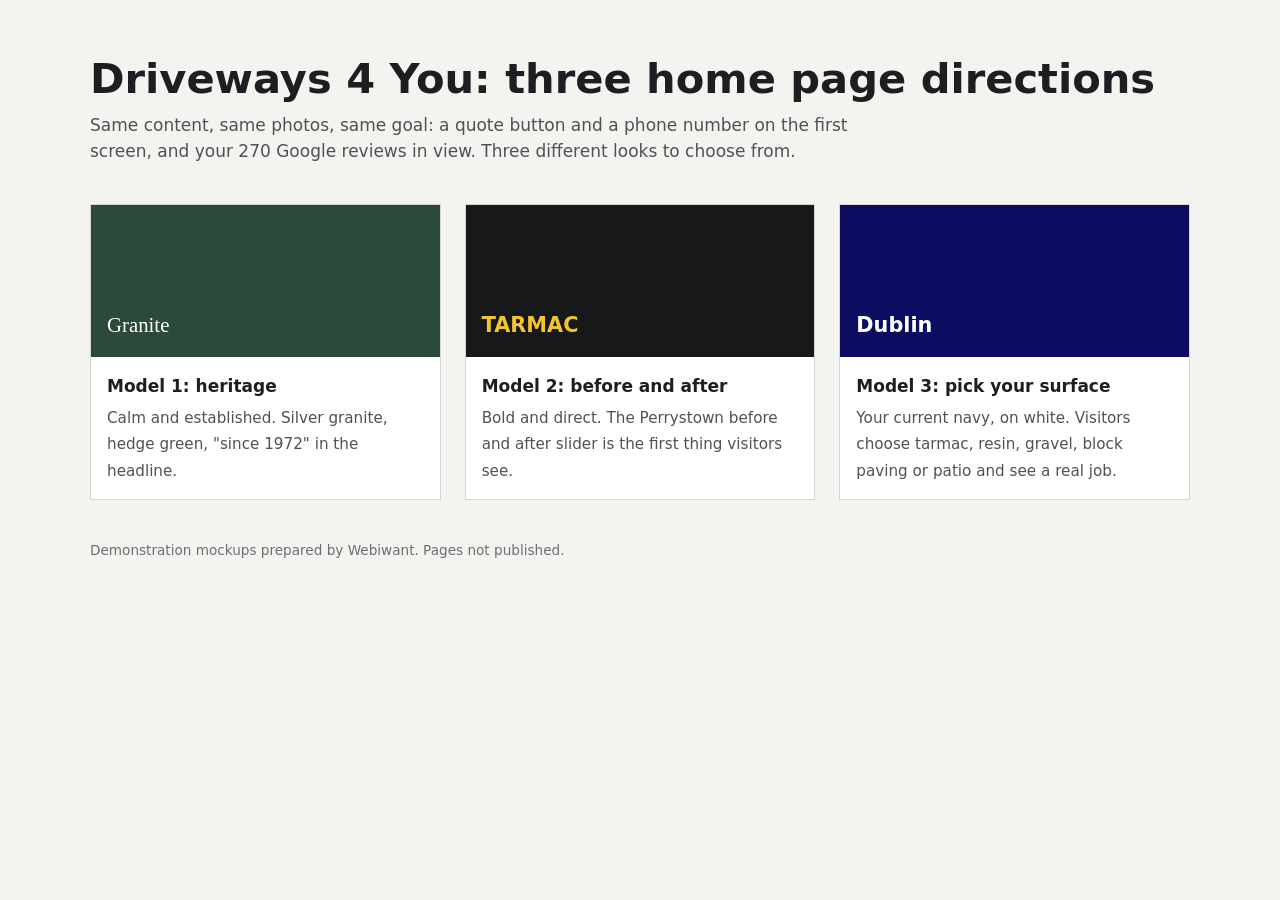
<file: home-page-d925b19eefa49cad/index.html>
<!doctype html>
<html lang="en-IE">
<head>
<meta charset="utf-8">
<meta name="viewport" content="width=device-width, initial-scale=1">
<meta name="robots" content="noindex, nofollow">
<title>Driveways 4 You: three home page directions</title>
<style>
  body { margin: 0; font: 17px/1.55 system-ui, sans-serif; background: #f3f3f0; color: #1c1e21; }
  main { max-width: 1100px; margin: 0 auto; padding: 56px 20px 80px; }
  h1 { font-size: clamp(1.8rem, 4vw, 2.6rem); line-height: 1.1; margin: 0 0 10px; }
  p { margin: 0; }
  .intro { max-width: 46em; color: #4d5257; margin-bottom: 40px; }
  .grid { display: grid; grid-template-columns: repeat(auto-fit, minmax(280px, 1fr)); gap: 24px; }
  a.card { display: block; background: #fff; color: inherit; text-decoration: none; border: 1px solid #d5d6d1; }
  a.card:hover, a.card:focus-visible { border-color: #1c1e21; outline: none; }
  .swatch { height: 120px; display: flex; align-items: flex-end; padding: 16px; font-weight: 700; font-size: 1.3rem; }
  .s1 { background: #2c4a3a; color: #fff; font-family: Georgia, serif; font-weight: 400; }
  .s2 { background: #17181a; color: #f4c430; text-transform: uppercase; }
  .s3 { background: #0c0d61; color: #fff; }
  .card div + div { padding: 16px; }
  .card strong { display: block; margin-bottom: 4px; }
  .card span { color: #4d5257; font-size: 0.95rem; }
  footer { margin-top: 40px; color: #6a6f73; font-size: 0.85rem; }
</style>
</head>
<body>
<main>
  <h1>Driveways 4 You: three home page directions</h1>
  <p class="intro">Same content, same photos, same goal: a quote button and a phone number on the first screen, and your 270 Google reviews in view. Three different looks to choose from.</p>
  <div class="grid">
    <a class="card" href="modele-1-granite/index.html">
      <div class="swatch s1">Granite</div>
      <div><strong>Model 1: heritage</strong><span>Calm and established. Silver granite, hedge green, "since 1972" in the headline.</span></div>
    </a>
    <a class="card" href="modele-2-tarmac/index.html">
      <div class="swatch s2">Tarmac</div>
      <div><strong>Model 2: before and after</strong><span>Bold and direct. The Perrystown before and after slider is the first thing visitors see.</span></div>
    </a>
    <a class="card" href="modele-3-dublin/index.html">
      <div class="swatch s3">Dublin</div>
      <div><strong>Model 3: pick your surface</strong><span>Your current navy, on white. Visitors choose tarmac, resin, gravel, block paving or patio and see a real job.</span></div>
    </a>
  </div>
  <footer>Demonstration mockups prepared by Webiwant. Pages not published.</footer>
</main>
</body>
</html>
</file>
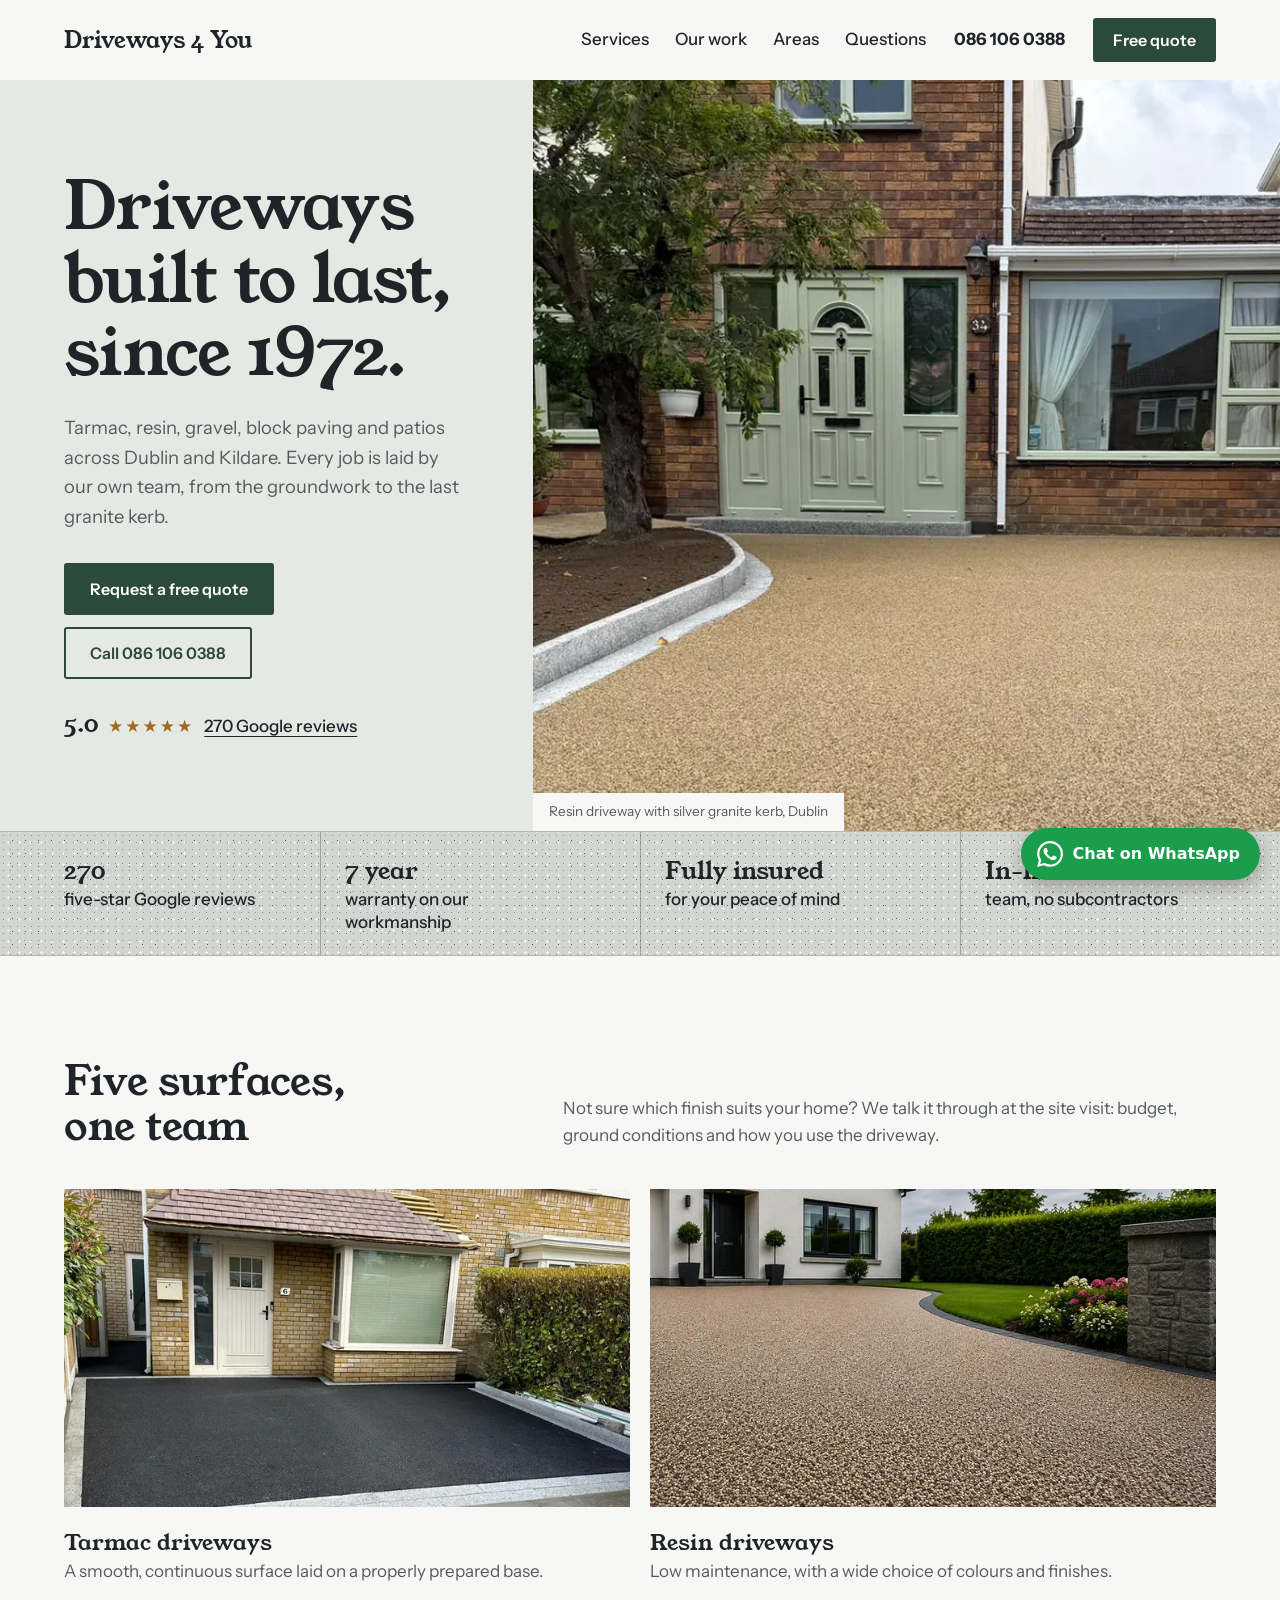
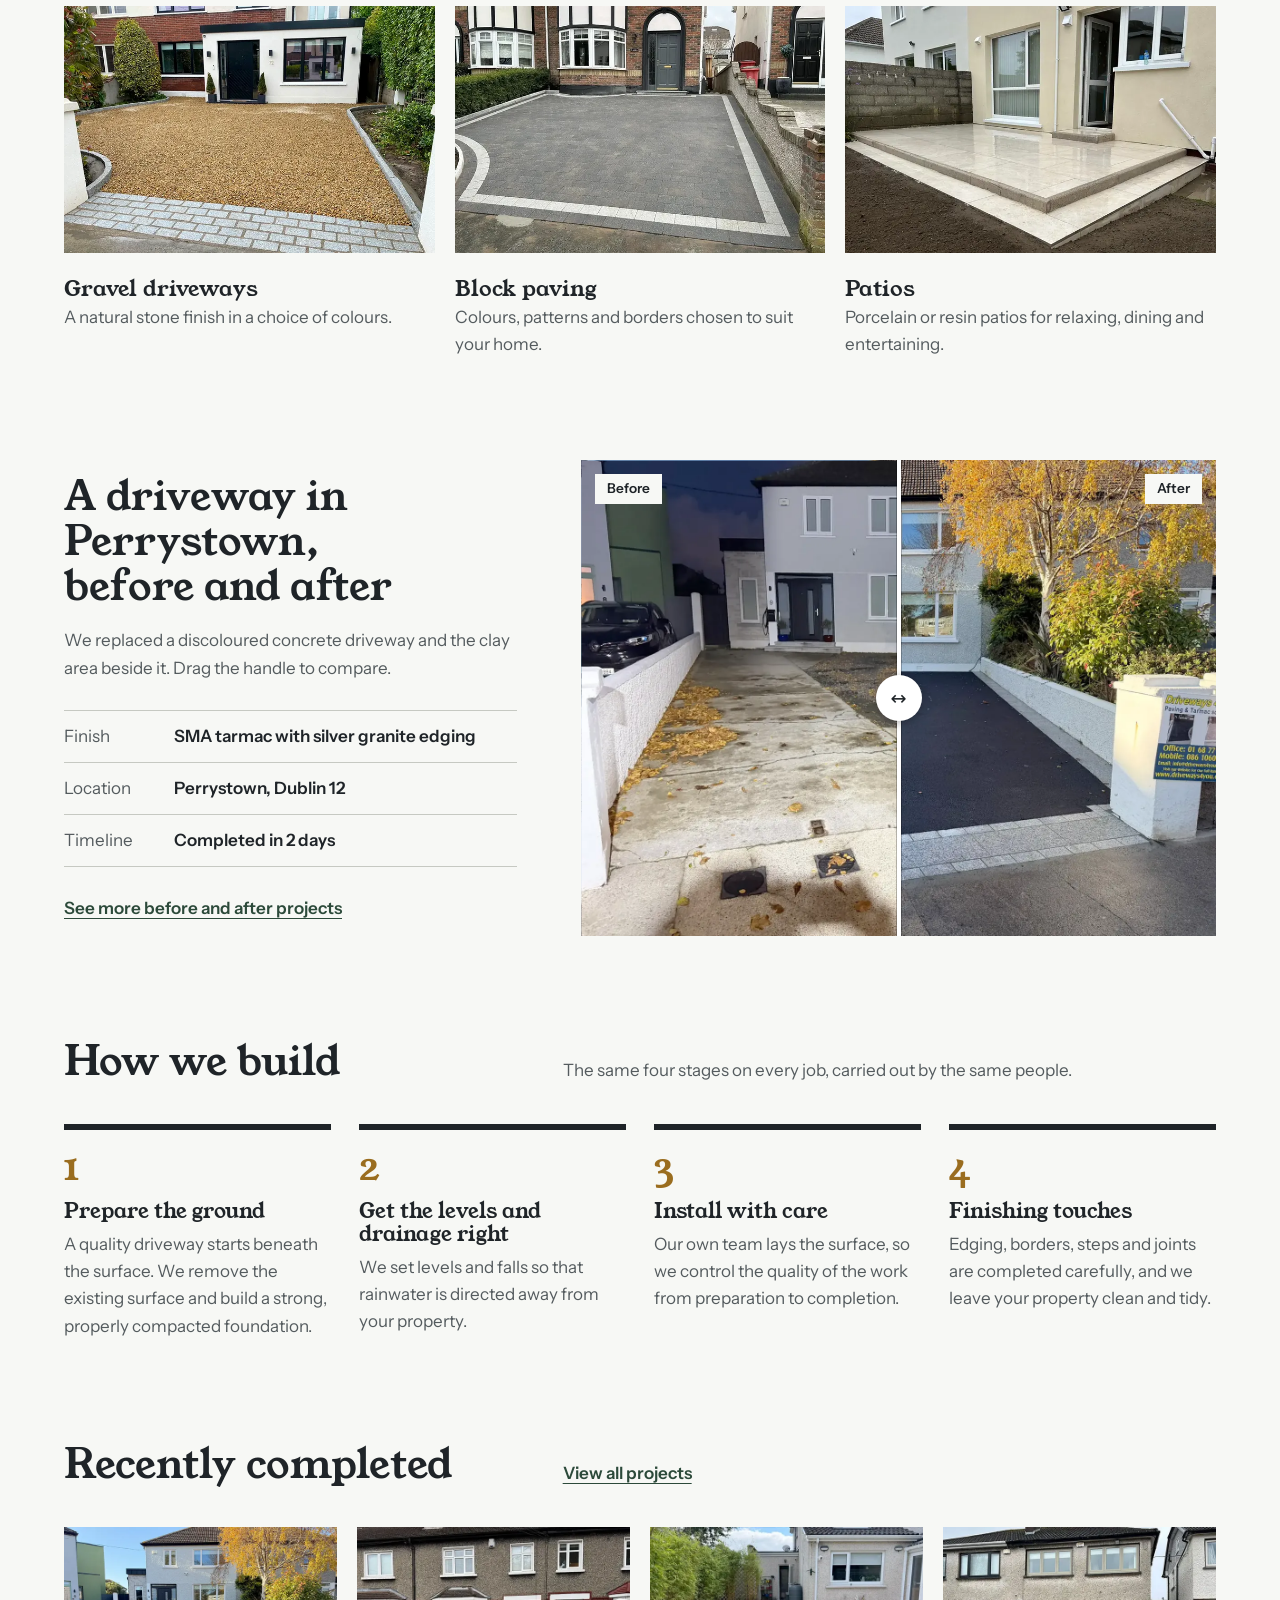
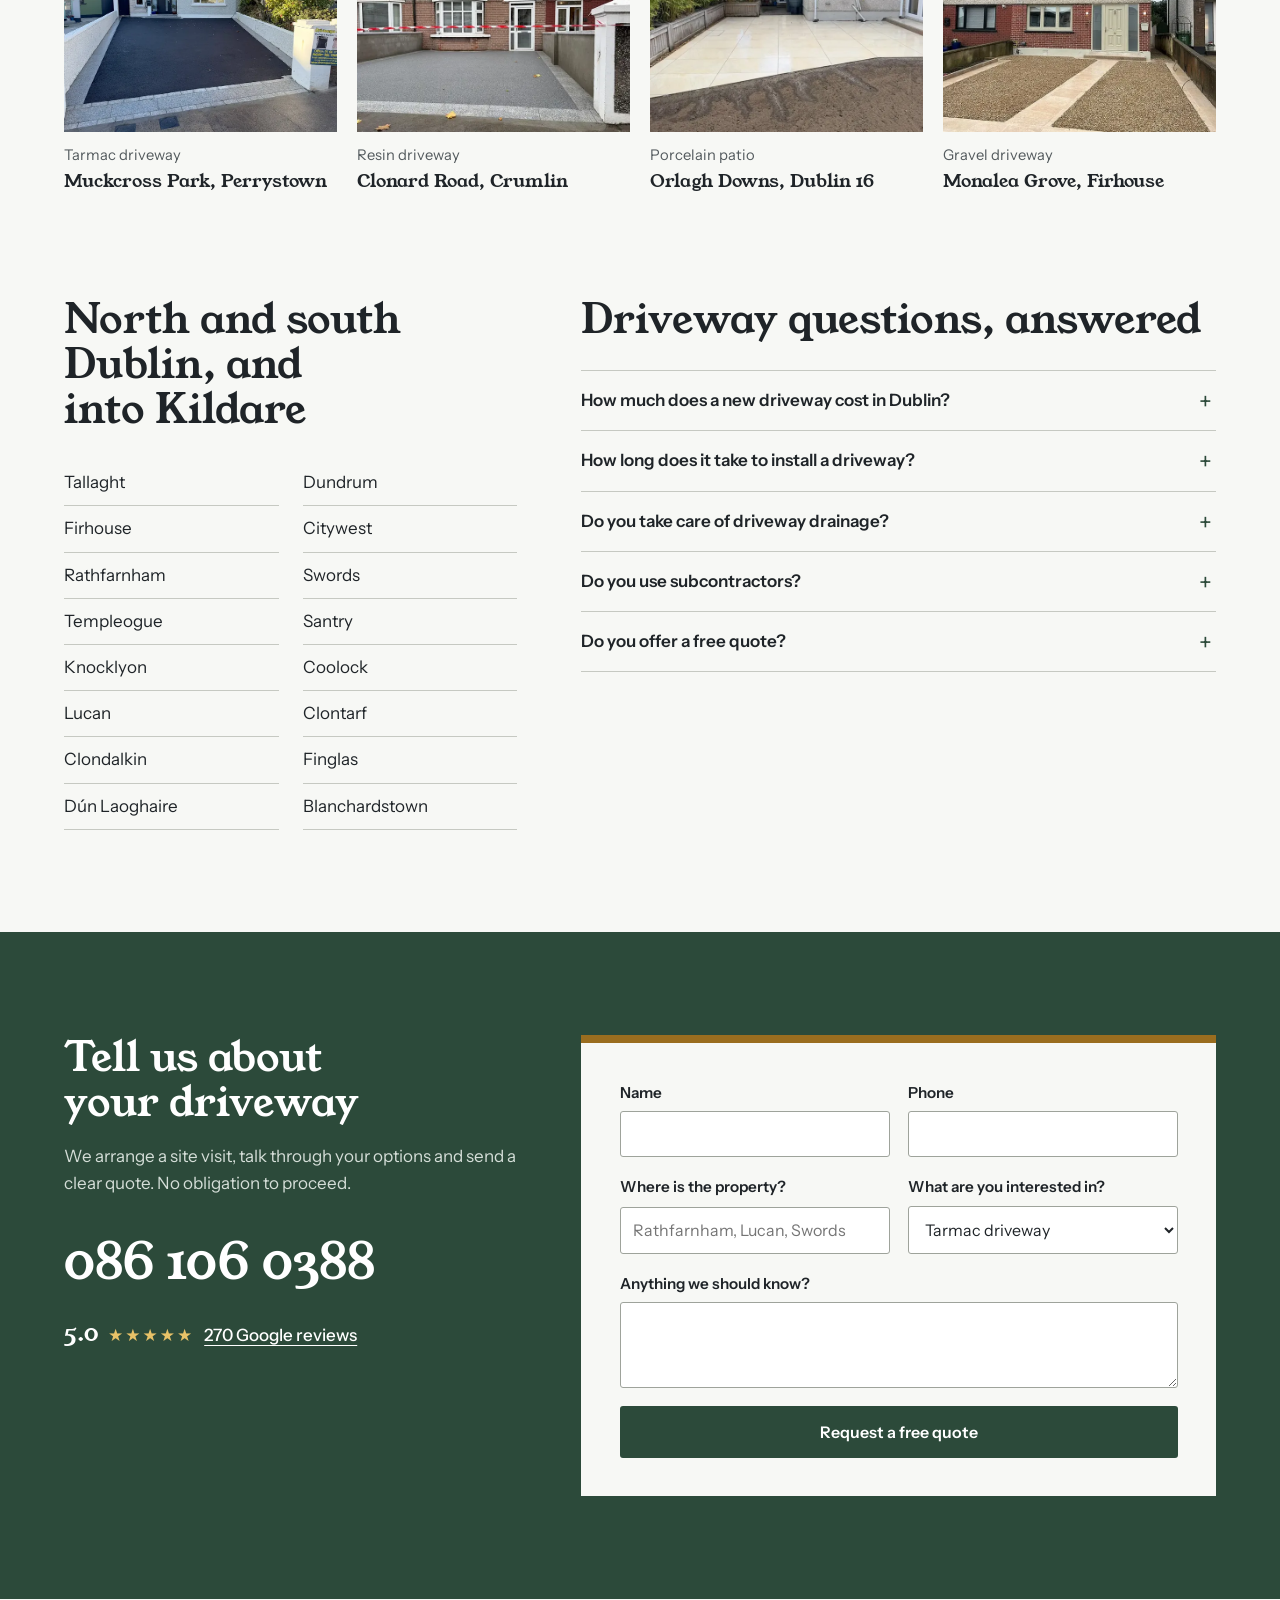
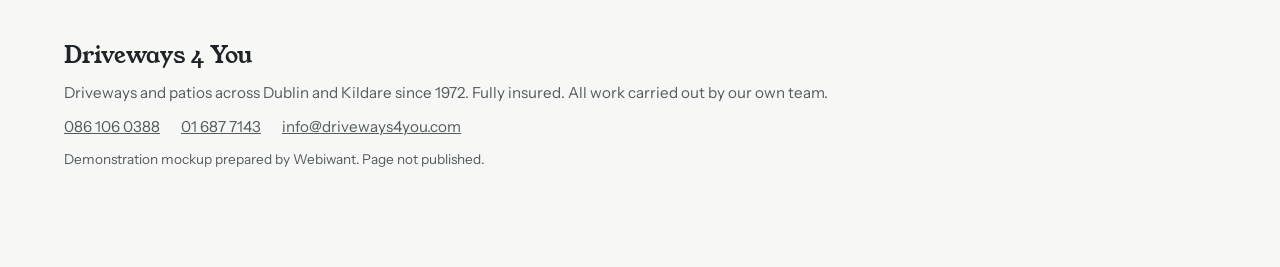
<file: home-page-d925b19eefa49cad/modele-1-granite/index.html>
<!doctype html>
<html lang="en-IE">
<head>
<meta charset="utf-8">
<meta name="viewport" content="width=device-width, initial-scale=1">
<meta name="robots" content="noindex, nofollow">
<title>Driveways Dublin | Tarmac, Resin and Patios | Driveways 4 You</title>
<meta name="description" content="Driveways 4 You installs tarmac, resin, gravel and block paving driveways and patios across Dublin. Call 086 106 0388 for a free quote.">
<link rel="stylesheet" href="fonts.css?v=3">
<link rel="stylesheet" href="style.css?v=3">
<script type="application/ld+json">
{"@context":"https://schema.org","@type":"HomeAndConstructionBusiness","name":"Driveways 4 You","url":"https://driveways4you.com/","telephone":"+353861060388","email":"info@driveways4you.com","foundingDate":"1972","areaServed":[{"@type":"City","name":"Dublin"},{"@type":"AdministrativeArea","name":"Kildare"}],"aggregateRating":{"@type":"AggregateRating","ratingValue":5.0,"reviewCount":270},"sameAs":["https://g.page/r/CZlKfA_YIDIHEAE"]}
</script>
</head>
<body>
<header class="top">
  <a class="brand" href="#" aria-label="Driveways 4 You, home">Driveways 4&nbsp;You</a>
  <nav aria-label="Main navigation">
    <a href="#services">Services</a>
    <a href="#work">Our work</a>
    <a href="#areas">Areas</a>
    <a href="#faq">Questions</a>
  </nav>
  <a class="top-phone" href="tel:+353861060388">086 106 0388</a>
  <a class="btn btn-main top-cta" href="#quote">Free quote</a>
</header>

<main>
<section class="hero">
  <div class="hero-text">
    <h1>Driveways built to last, since 1972.</h1>
    <p class="lead">Tarmac, resin, gravel, block paving and patios across Dublin and Kildare. Every job is laid by our own team, from the groundwork to the last granite kerb.</p>
    <div class="hero-cta">
      <a class="btn btn-main" href="#quote">Request a free quote</a>
      <a class="btn btn-line" href="tel:+353861060388">Call 086 106 0388</a>
    </div>
    <a class="rating" href="https://g.page/r/CZlKfA_YIDIHEAE" target="_blank" rel="noopener"><strong>5.0</strong><span class="stars" aria-hidden="true">★★★★★</span><span>270 Google reviews</span></a>
  </div>
  <figure class="hero-photo">
    <img src="img/resin-driveway-granite-kerb-dublin-700.webp" srcset="img/resin-driveway-granite-kerb-dublin-700.webp 700w, img/resin-driveway-granite-kerb-dublin-1400.webp 1200w" sizes="(min-width: 900px) 58vw, 100vw" width="1200" height="798" alt="Resin driveway with a curved silver granite kerb in front of a Dublin home" fetchpriority="high">
    <figcaption>Resin driveway with silver granite kerb, Dublin</figcaption>
  </figure>
</section>

<ul class="kerb">
  <li><strong>270</strong> five-star Google reviews</li>
  <li><strong>7 year</strong> warranty on our workmanship</li>
  <li><strong>Fully insured</strong> for your peace of mind</li>
  <li><strong>In-house</strong> team, no subcontractors</li>
</ul>

<section class="block" id="services">
  <div class="block-head">
    <h2>Five surfaces, one team</h2>
    <p>Not sure which finish suits your home? We talk it through at the site visit: budget, ground conditions and how you use the driveway.</p>
  </div>
  <div class="svc-grid">
      <a class="svc" href="https://driveways4you.com/services/tarmac-contractors-dublin"><img src="img/tarmac-driveway-brick-porch-dublin-700.webp" srcset="img/tarmac-driveway-brick-porch-dublin-700.webp 700w, img/tarmac-driveway-brick-porch-dublin-1400.webp 1200w" sizes="(min-width: 900px) 33vw, 100vw" width="1200" height="800" alt="New tarmac driveway with granite edging in front of a brick porch" loading="lazy"><span class="svc-text"><strong>Tarmac driveways</strong><span>A smooth, continuous surface laid on a properly prepared base.</span></span></a>
      <a class="svc" href="https://driveways4you.com/services/resin-driveways-dublin"><img src="img/resin-driveway-curved-lawn-dublin-700.webp" srcset="img/resin-driveway-curved-lawn-dublin-700.webp 700w, img/resin-driveway-curved-lawn-dublin-1400.webp 1183w" sizes="(min-width: 900px) 33vw, 100vw" width="1183" height="887" alt="Resin driveway curving past a lawn towards a white house" loading="lazy"><span class="svc-text"><strong>Resin driveways</strong><span>Low maintenance, with a wide choice of colours and finishes.</span></span></a>
      <a class="svc" href="https://driveways4you.com/services/gravel-driveways"><img src="img/gravel-driveway-granite-sett-apron-dublin-700.webp" srcset="img/gravel-driveway-granite-sett-apron-dublin-700.webp 700w, img/gravel-driveway-granite-sett-apron-dublin-1400.webp 1200w" sizes="(min-width: 900px) 33vw, 100vw" width="1200" height="800" alt="Golden gravel driveway with a granite sett apron" loading="lazy"><span class="svc-text"><strong>Gravel driveways</strong><span>A natural stone finish in a choice of colours.</span></span></a>
      <a class="svc" href="https://driveways4you.com/services/block-paving-dublin"><img src="img/block-paving-charcoal-silver-border-scholarstown-700.webp" srcset="img/block-paving-charcoal-silver-border-scholarstown-700.webp 700w, img/block-paving-charcoal-silver-border-scholarstown-1400.webp 1200w" sizes="(min-width: 900px) 33vw, 100vw" width="1200" height="800" alt="Charcoal block paving driveway with a silver granite border in Scholarstown" loading="lazy"><span class="svc-text"><strong>Block paving</strong><span>Colours, patterns and borders chosen to suit your home.</span></span></a>
      <a class="svc" href="https://driveways4you.com/services/patios-dublin"><img src="img/porcelain-patio-step-dublin-700.webp" srcset="img/porcelain-patio-step-dublin-700.webp 700w, img/porcelain-patio-step-dublin-1400.webp 1200w" sizes="(min-width: 900px) 33vw, 100vw" width="1200" height="800" alt="Cream porcelain patio with a wide step outside patio doors" loading="lazy"><span class="svc-text"><strong>Patios</strong><span>Porcelain or resin patios for relaxing, dining and entertaining.</span></span></a>
  </div>
</section>

<section class="block compare" id="work">
  <div class="compare-text">
    <h2>A driveway in Perrystown, before and after</h2>
    <p>We replaced a discoloured concrete driveway and the clay area beside it. Drag the handle to compare.</p>
    <dl class="facts">
      <div><dt>Finish</dt><dd>SMA tarmac with silver granite edging</dd></div>
      <div><dt>Location</dt><dd>Perrystown, Dublin 12</dd></div>
      <div><dt>Timeline</dt><dd>Completed in 2 days</dd></div>
    </dl>
    <a class="text-link" href="https://driveways4you.com/gallery/transformations">See more before and after projects</a>
  </div>
  <div class="compare-media">
    <div class="ba" style="--pos:50%">
      <img class="ba-after" src="img/tarmac-driveway-perrystown-after-700.webp" srcset="img/tarmac-driveway-perrystown-after-700.webp 700w, img/tarmac-driveway-perrystown-after-1400.webp 1400w" sizes="(min-width: 900px) 60vw, 100vw" width="1400" height="1050" alt="After: SMA tarmac driveway with silver granite edging at Muckcross Park, Perrystown" loading="lazy">
      <img class="ba-before" src="img/tarmac-driveway-perrystown-before-700.webp" srcset="img/tarmac-driveway-perrystown-before-700.webp 700w, img/tarmac-driveway-perrystown-before-1400.webp 1400w" sizes="(min-width: 900px) 60vw, 100vw" width="1400" height="1050" alt="Before: the original discoloured concrete driveway at Muckcross Park, Perrystown" loading="lazy">
      <span class="ba-tag ba-tag-b">Before</span><span class="ba-tag ba-tag-a">After</span>
      <span class="ba-handle" aria-hidden="true"></span>
      <input class="ba-range" type="range" min="0" max="100" value="50" aria-label="Drag to compare the driveway before and after">
    </div>
  </div>
</section>

<section class="block">
  <div class="block-head">
    <h2>How we build</h2>
    <p>The same four stages on every job, carried out by the same people.</p>
  </div>
  <ol class="steps">
      <li><h3>Prepare the ground</h3><p>A quality driveway starts beneath the surface. We remove the existing surface and build a strong, properly compacted foundation.</p></li>
      <li><h3>Get the levels and drainage right</h3><p>We set levels and falls so that rainwater is directed away from your property.</p></li>
      <li><h3>Install with care</h3><p>Our own team lays the surface, so we control the quality of the work from preparation to completion.</p></li>
      <li><h3>Finishing touches</h3><p>Edging, borders, steps and joints are completed carefully, and we leave your property clean and tidy.</p></li>
  </ol>
</section>

<section class="block">
  <div class="block-head">
    <h2>Recently completed</h2>
    <p><a class="text-link" href="https://driveways4you.com/our-work/tarmac-driveway-projects">View all projects</a></p>
  </div>
  <div class="proj-grid">
      <a class="proj" href="https://driveways4you.com/tarmac-driveway-installation-muckcross-park-perrystown-dublin-12"><img src="img/tarmac-driveway-perrystown-after-700.webp" srcset="img/tarmac-driveway-perrystown-after-700.webp 700w, img/tarmac-driveway-perrystown-after-1400.webp 1400w" sizes="(min-width: 900px) 25vw, 50vw" width="1400" height="1050" alt="Completed SMA tarmac driveway with silver granite edging at Muckcross Park" loading="lazy"><span class="proj-kind">Tarmac driveway</span><strong>Muckcross Park, Perrystown</strong></a>
      <a class="proj" href="https://driveways4you.com/resin-driveway-installation-clonard-road-crumlin"><img src="img/resin-driveway-clonard-road-crumlin-700.webp" srcset="img/resin-driveway-clonard-road-crumlin-700.webp 700w, img/resin-driveway-clonard-road-crumlin-1400.webp 800w" sizes="(min-width: 900px) 25vw, 50vw" width="800" height="533" alt="Grey resin driveway with silver granite borders on Clonard Road" loading="lazy"><span class="proj-kind">Resin driveway</span><strong>Clonard Road, Crumlin</strong></a>
      <a class="proj" href="https://driveways4you.com/porcelain-patio-installation-orlagh-downs-dublin-16"><img src="img/porcelain-patio-orlagh-downs-dublin-16-700.webp" srcset="img/porcelain-patio-orlagh-downs-dublin-16-700.webp 700w, img/porcelain-patio-orlagh-downs-dublin-16-1400.webp 800w" sizes="(min-width: 900px) 25vw, 50vw" width="800" height="533" alt="Porcelain patio beside a bamboo hedge at Orlagh Downs" loading="lazy"><span class="proj-kind">Porcelain patio</span><strong>Orlagh Downs, Dublin 16</strong></a>
      <a class="proj" href="https://driveways4you.com/gravel-driveway-installation-monalea-grove-firhouse-dublin"><img src="img/gravel-driveway-stone-path-firhouse-700.webp" srcset="img/gravel-driveway-stone-path-firhouse-700.webp 700w, img/gravel-driveway-stone-path-firhouse-1400.webp 800w" sizes="(min-width: 900px) 25vw, 50vw" width="800" height="533" alt="Gravel driveway with natural stone paths at Monalea Grove" loading="lazy"><span class="proj-kind">Gravel driveway</span><strong>Monalea Grove, Firhouse</strong></a>
  </div>
</section>

<section class="block split" id="areas">
  <div>
    <h2>North and south Dublin, and into Kildare</h2>
    <ul class="areas">
      <li>Tallaght</li>
      <li>Firhouse</li>
      <li>Rathfarnham</li>
      <li>Templeogue</li>
      <li>Knocklyon</li>
      <li>Lucan</li>
      <li>Clondalkin</li>
      <li>Dún Laoghaire</li>
      <li>Dundrum</li>
      <li>Citywest</li>
      <li>Swords</li>
      <li>Santry</li>
      <li>Coolock</li>
      <li>Clontarf</li>
      <li>Finglas</li>
      <li>Blanchardstown</li>
    </ul>
  </div>
  <div id="faq">
    <h2>Driveway questions, answered</h2>
    <div class="faq">
      <details><summary>How much does a new driveway cost in Dublin?</summary><p>The price depends on the size of the driveway, your chosen finish and what needs to be done underneath it. Excavation, drainage, access and extras such as granite edging or steps can all affect the quote. We give you a price for your property after a site visit.</p></details>
      <details><summary>How long does it take to install a driveway?</summary><p>Several of the installations in our Transformations gallery were completed in two days. Your schedule depends on the size of the job, the surface you choose and the preparation needed.</p></details>
      <details><summary>Do you take care of driveway drainage?</summary><p>Yes. We look at where rainwater currently collects or flows, then plan the levels and falls for the new surface. Let us know if you already get puddles or water running towards your house.</p></details>
      <details><summary>Do you use subcontractors?</summary><p>No. Our own team carries out the work, from removing the old surface and preparing the base to laying the new driveway and completing the finishing details.</p></details>
      <details><summary>Do you offer a free quote?</summary><p>Yes. Tell us where you are based and what you have in mind. We arrange a site visit, talk through your options and give you a free quote with no obligation to proceed.</p></details>
    </div>
  </div>
</section>

<section class="quote" id="quote">
  <div class="quote-text">
    <h2>Tell us about your driveway</h2>
    <p>We arrange a site visit, talk through your options and send a clear quote. No obligation to proceed.</p>
    <a class="big-phone" href="tel:+353861060388">086 106 0388</a>
    <a class="rating" href="https://g.page/r/CZlKfA_YIDIHEAE" target="_blank" rel="noopener"><strong>5.0</strong><span class="stars" aria-hidden="true">★★★★★</span><span>270 Google reviews</span></a>
  </div>
  <form class="quote-form" action="#" method="post">
      <label>Name<input type="text" name="name" autocomplete="name" required></label>
      <label>Phone<input type="tel" name="phone" autocomplete="tel" required></label>
      <label>Where is the property?<input type="text" name="location" placeholder="Rathfarnham, Lucan, Swords"></label>
      <label>What are you interested in?
        <select name="service">
          <option>Tarmac driveway</option><option>Resin driveway</option><option>Gravel driveway</option>
          <option>Block paving</option><option>Patio</option><option>Not sure yet</option>
        </select>
      </label>
      <label class="wide">Anything we should know?<textarea name="message" rows="3"></textarea></label>
      <button class="btn btn-main" type="submit">Request a free quote</button>
    </form>
</section>
</main>

<footer>
  <p class="brand">Driveways 4&nbsp;You</p>
  <p>Driveways and patios across Dublin and Kildare since 1972. Fully insured. All work carried out by our own team.</p>
  <p><a href="tel:+353861060388">086 106 0388</a> <a href="tel:016877143">01 687 7143</a> <a href="mailto:info@driveways4you.com">info@driveways4you.com</a></p>
  <p class="mock">Demonstration mockup prepared by Webiwant. Page not published.</p>
</footer>

<div class="sticky">
  <a href="tel:+353861060388">Call us</a>
  <a class="sticky-main" href="#quote">Free quote</a>
</div>
<a class="wa-float" href="https://wa.me/353861060388" target="_blank" rel="noopener" aria-label="Chat with Driveways 4 You on WhatsApp"><svg viewBox="0 0 24 24" width="26" height="26" aria-hidden="true"><path fill="currentColor" d="M17.472 14.382c-.297-.149-1.758-.867-2.03-.967-.273-.099-.471-.148-.67.15-.197.297-.767.966-.94 1.164-.173.199-.347.223-.644.075-.297-.15-1.255-.463-2.39-1.475-.883-.788-1.48-1.761-1.653-2.059-.173-.297-.018-.458.13-.606.134-.133.298-.347.446-.52.149-.174.198-.298.298-.497.099-.198.05-.371-.025-.52-.075-.149-.669-1.612-.916-2.207-.242-.579-.487-.5-.669-.51-.173-.008-.371-.01-.57-.01-.198 0-.52.074-.792.372-.272.297-1.04 1.016-1.04 2.479 0 1.462 1.065 2.875 1.213 3.074.149.198 2.096 3.2 5.077 4.487.709.306 1.262.489 1.694.625.712.227 1.36.195 1.871.118.571-.085 1.758-.719 2.006-1.413.248-.694.248-1.289.173-1.413-.074-.124-.272-.198-.57-.347m-5.421 7.403h-.004a9.87 9.87 0 01-5.031-1.378l-.361-.214-3.741.982.998-3.648-.235-.374a9.86 9.86 0 01-1.51-5.26c.001-5.45 4.436-9.884 9.888-9.884 2.64 0 5.122 1.03 6.988 2.898a9.825 9.825 0 012.893 6.994c-.003 5.45-4.437 9.884-9.885 9.884m8.413-18.297A11.815 11.815 0 0012.05 0C5.495 0 .16 5.335.157 11.892c0 2.096.547 4.142 1.588 5.945L.057 24l6.305-1.654a11.882 11.882 0 005.683 1.448h.005c6.554 0 11.89-5.335 11.893-11.893a11.821 11.821 0 00-3.48-8.413z"/></svg><span>Chat on WhatsApp</span></a>
<script>
document.querySelectorAll('.ba').forEach(function (ba) {
  ba.querySelector('.ba-range').addEventListener('input', function (e) {
    ba.style.setProperty('--pos', e.target.value + '%');
  });
});
var pick = document.querySelector('[data-picker]');
if (pick) {
  var shots = pick.querySelectorAll('.pick-shot'), notes = pick.querySelectorAll('.pick-note');
  pick.querySelectorAll('.pick-tab').forEach(function (tab, i, tabs) {
    tab.addEventListener('click', function () {
      tabs.forEach(function (t, j) {
        t.setAttribute('aria-selected', j === i);
        shots[j].hidden = j !== i;
        notes[j].hidden = j !== i;
      });
    });
  });
}
</script>
</body>
</html>
</file>
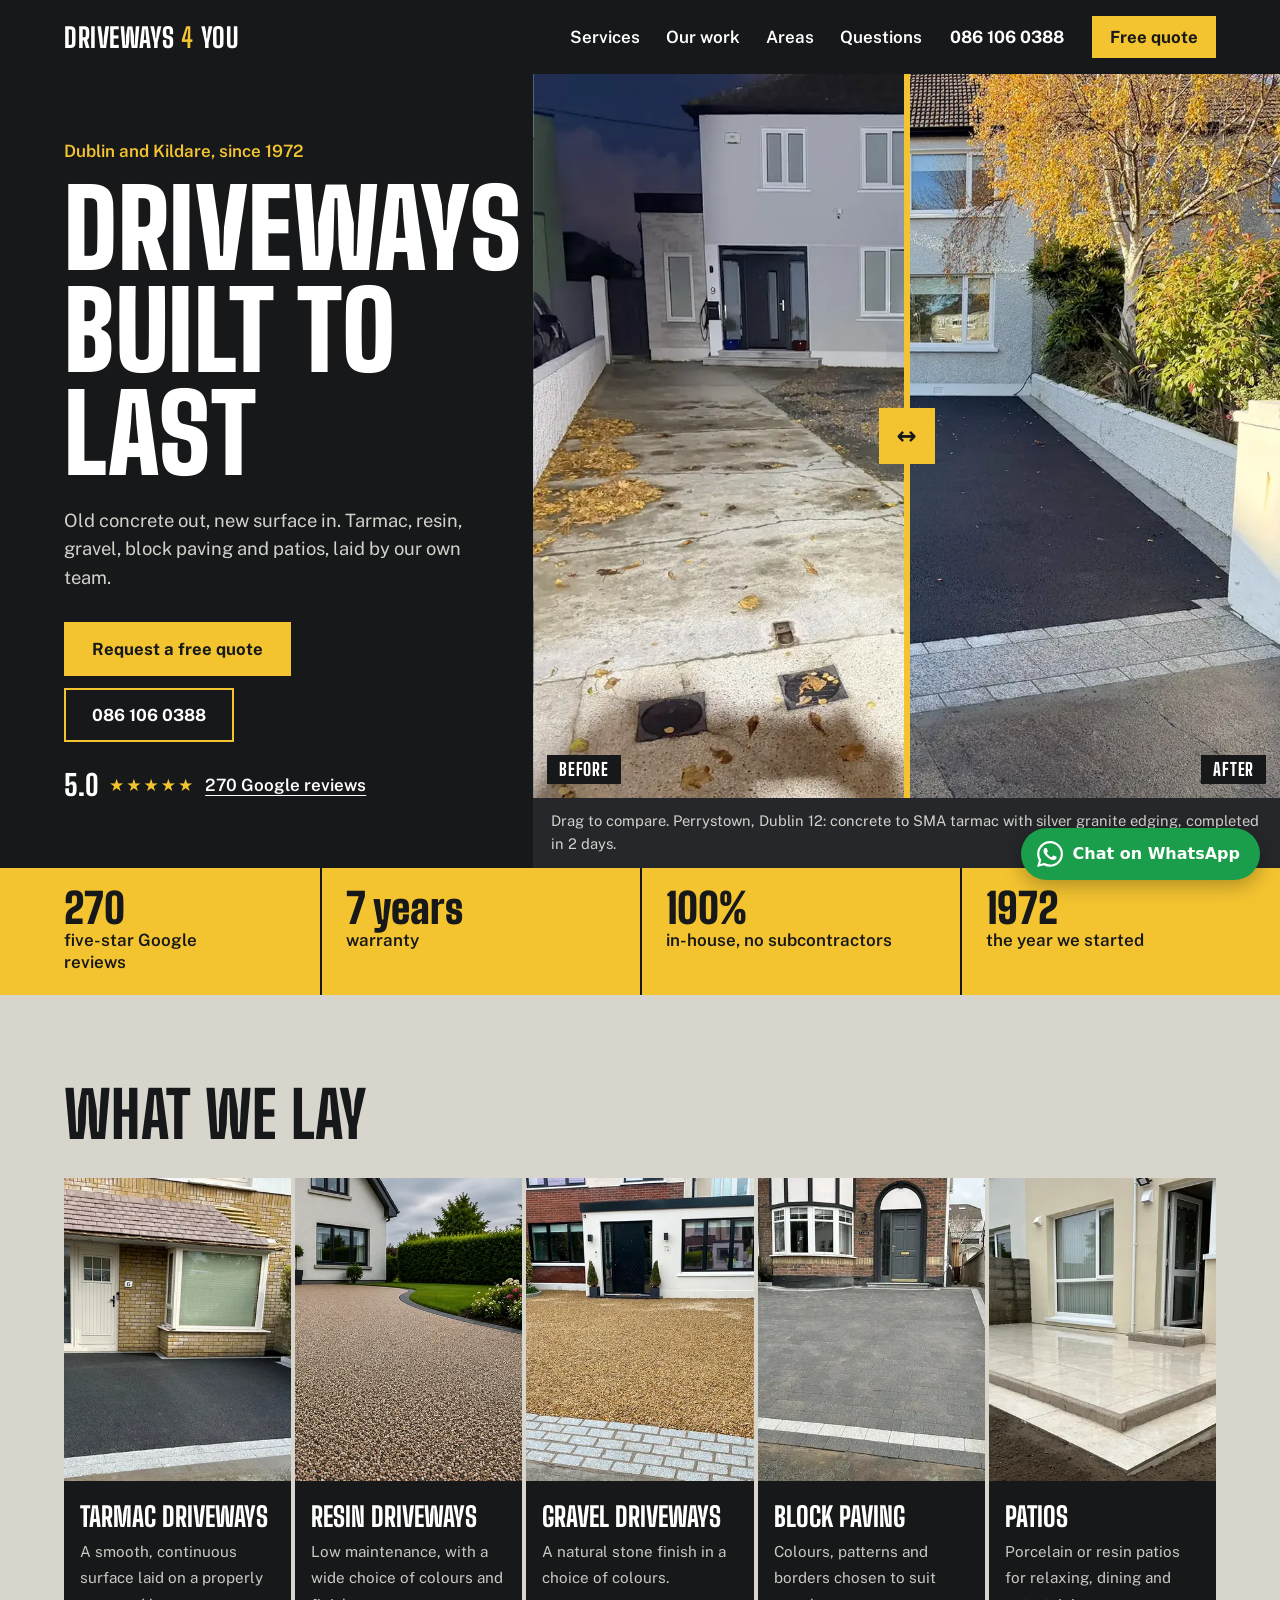
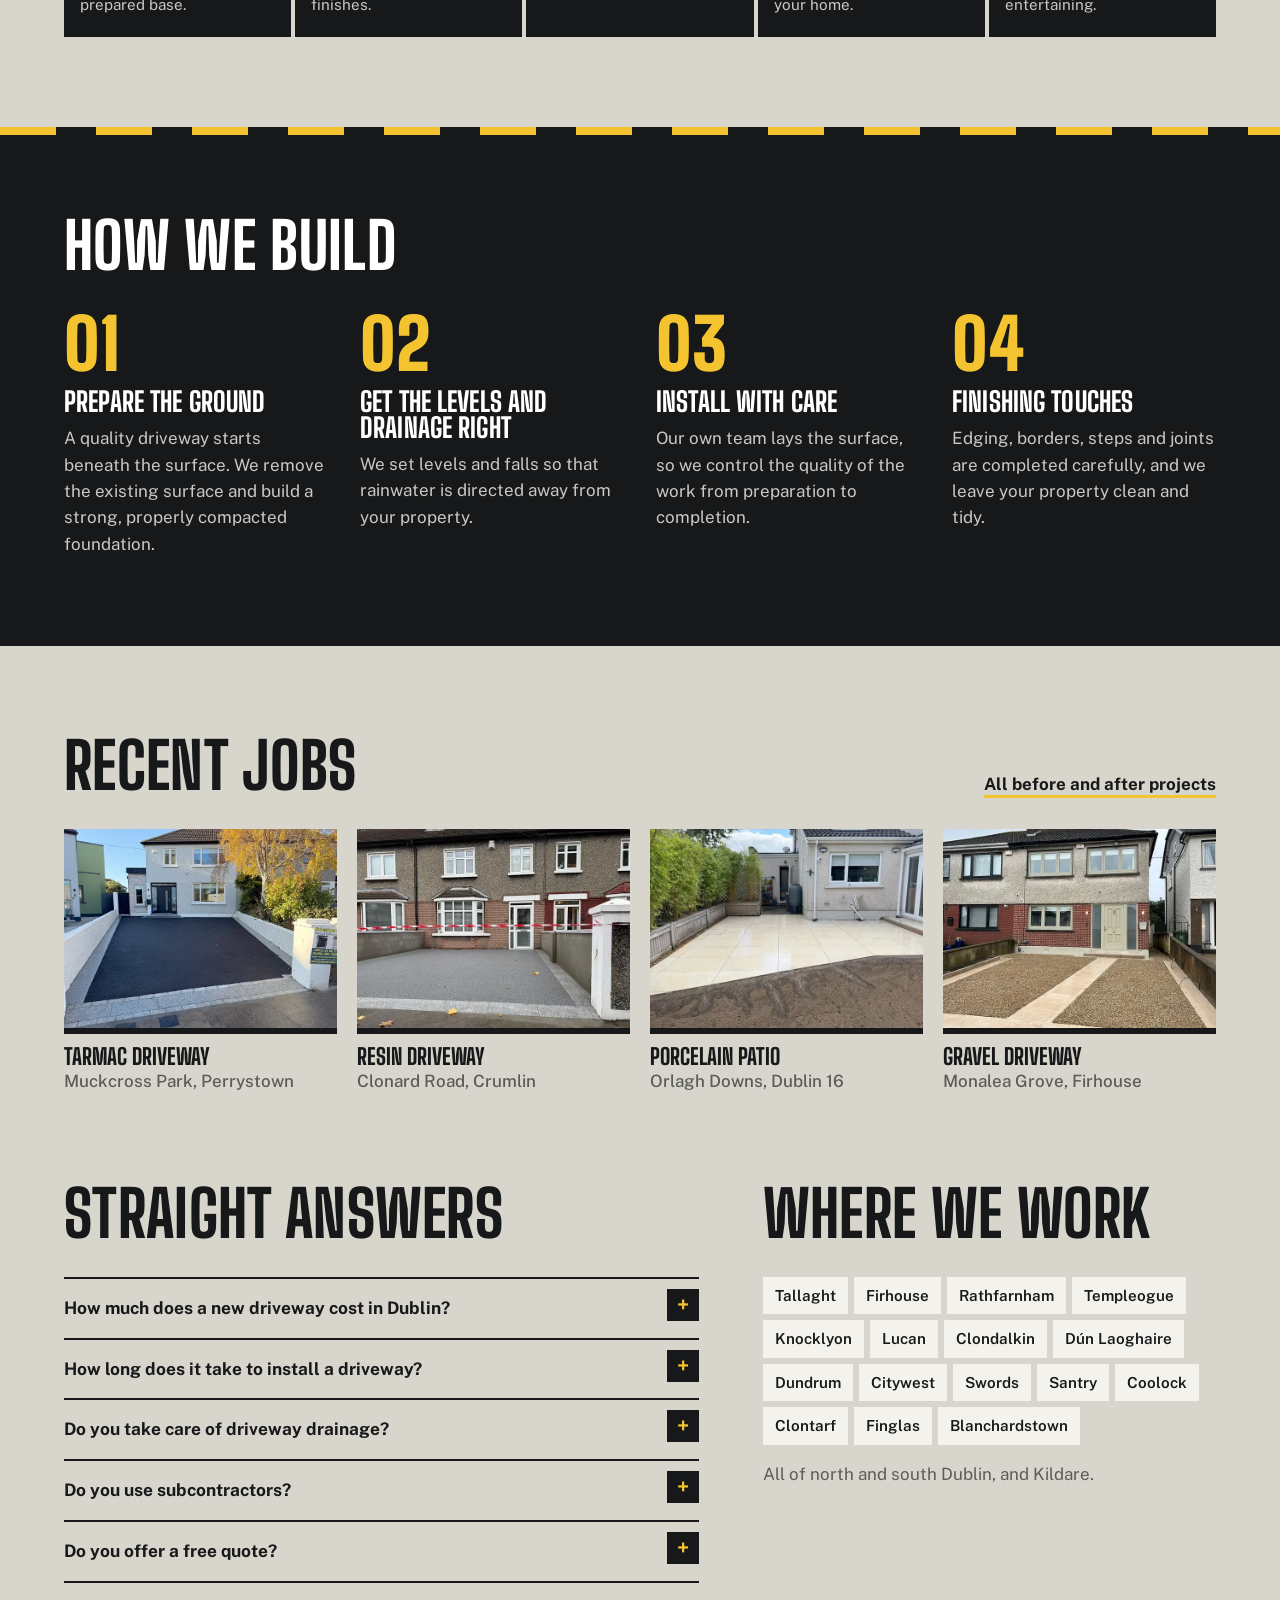
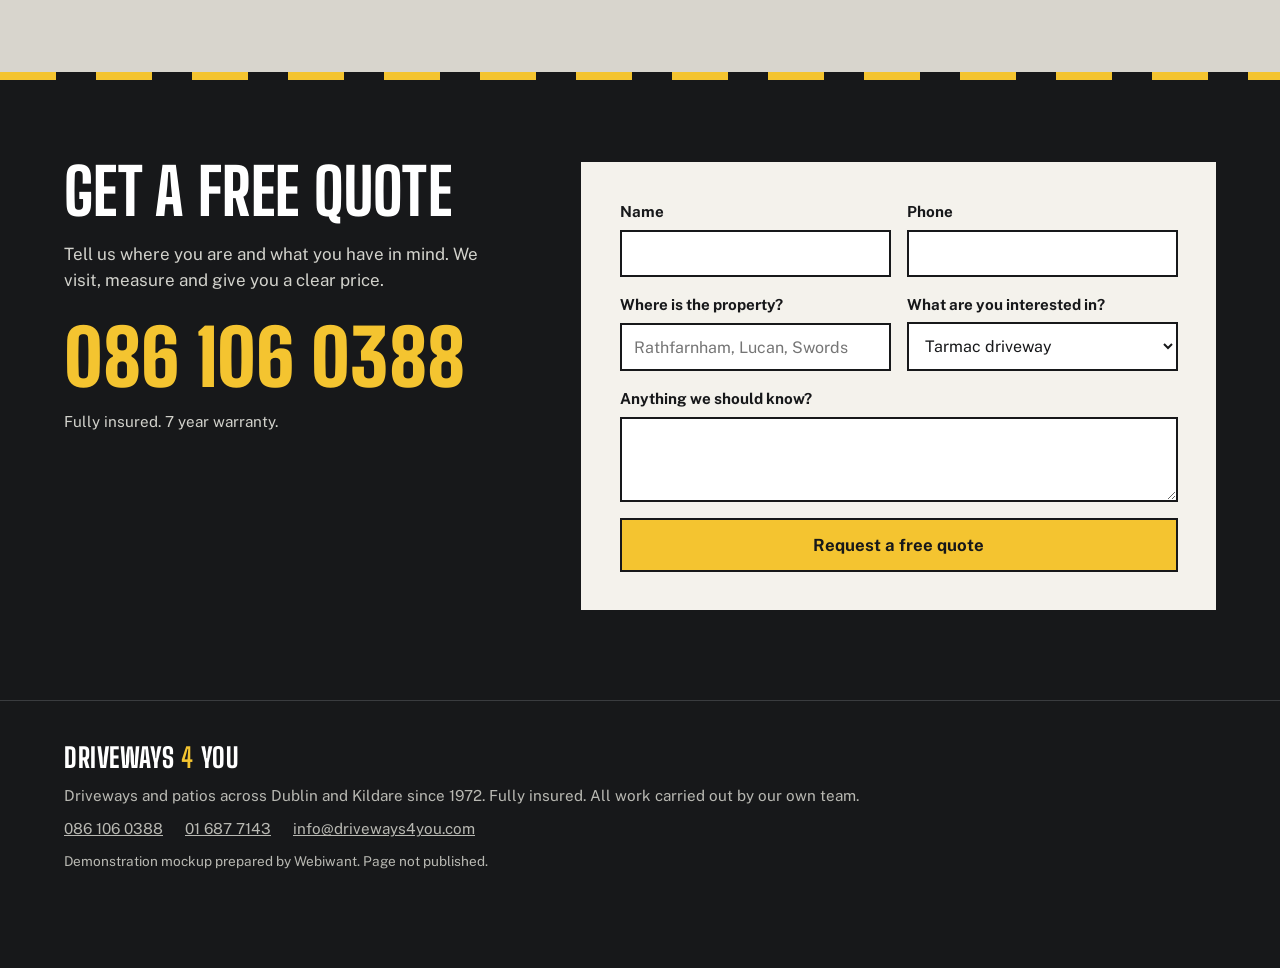
<file: home-page-d925b19eefa49cad/modele-2-tarmac/index.html>
<!doctype html>
<html lang="en-IE">
<head>
<meta charset="utf-8">
<meta name="viewport" content="width=device-width, initial-scale=1">
<meta name="robots" content="noindex, nofollow">
<title>Driveways Dublin | Tarmac, Resin and Patios | Driveways 4 You</title>
<meta name="description" content="Driveways 4 You installs tarmac, resin, gravel and block paving driveways and patios across Dublin. Call 086 106 0388 for a free quote.">
<link rel="stylesheet" href="fonts.css?v=3">
<link rel="stylesheet" href="style.css?v=3">
<script type="application/ld+json">
{"@context":"https://schema.org","@type":"HomeAndConstructionBusiness","name":"Driveways 4 You","url":"https://driveways4you.com/","telephone":"+353861060388","email":"info@driveways4you.com","foundingDate":"1972","areaServed":[{"@type":"City","name":"Dublin"},{"@type":"AdministrativeArea","name":"Kildare"}],"aggregateRating":{"@type":"AggregateRating","ratingValue":5.0,"reviewCount":270},"sameAs":["https://g.page/r/CZlKfA_YIDIHEAE"]}
</script>
</head>
<body>
<header class="top">
  <a class="brand" href="#" aria-label="Driveways 4 You, home">Driveways <b>4</b> You</a>
  <nav aria-label="Main navigation">
    <a href="#services">Services</a>
    <a href="#work">Our work</a>
    <a href="#areas">Areas</a>
    <a href="#faq">Questions</a>
  </nav>
  <a class="top-phone" href="tel:+353861060388">086 106 0388</a>
  <a class="btn btn-main top-cta" href="#quote">Free quote</a>
</header>

<main>
<section class="hero">
  <div class="hero-text">
    <p class="since">Dublin and Kildare, since 1972</p>
    <h1>Driveways built to last</h1>
    <p class="lead">Old concrete out, new surface in. Tarmac, resin, gravel, block paving and patios, laid by our own team.</p>
    <div class="hero-cta">
      <a class="btn btn-main" href="#quote">Request a free quote</a>
      <a class="btn btn-line" href="tel:+353861060388">086 106 0388</a>
    </div>
    <a class="rating" href="https://g.page/r/CZlKfA_YIDIHEAE" target="_blank" rel="noopener"><strong>5.0</strong><span class="stars" aria-hidden="true">★★★★★</span><span>270 Google reviews</span></a>
  </div>
  <div class="hero-media">
    <div class="ba" style="--pos:50%">
      <img class="ba-after" src="img/tarmac-driveway-perrystown-after-700.webp" srcset="img/tarmac-driveway-perrystown-after-700.webp 700w, img/tarmac-driveway-perrystown-after-1400.webp 1400w" sizes="(min-width: 900px) 60vw, 100vw" width="1400" height="1050" alt="After: SMA tarmac driveway with silver granite edging at Muckcross Park, Perrystown" loading="lazy">
      <img class="ba-before" src="img/tarmac-driveway-perrystown-before-700.webp" srcset="img/tarmac-driveway-perrystown-before-700.webp 700w, img/tarmac-driveway-perrystown-before-1400.webp 1400w" sizes="(min-width: 900px) 60vw, 100vw" width="1400" height="1050" alt="Before: the original discoloured concrete driveway at Muckcross Park, Perrystown" loading="lazy">
      <span class="ba-tag ba-tag-b">Before</span><span class="ba-tag ba-tag-a">After</span>
      <span class="ba-handle" aria-hidden="true"></span>
      <input class="ba-range" type="range" min="0" max="100" value="50" aria-label="Drag to compare the driveway before and after">
    </div>
    <p class="hero-caption">Drag to compare. Perrystown, Dublin 12: concrete to SMA tarmac with silver granite edging, completed in 2 days.</p>
  </div>
</section>

<ul class="proof">
  <li><strong>270</strong>five-star Google reviews</li>
  <li><strong>7 years</strong>warranty</li>
  <li><strong>100%</strong>in-house, no subcontractors</li>
  <li><strong>1972</strong>the year we started</li>
</ul>

<section class="block" id="services">
  <h2>What we lay</h2>
  <div class="svc-grid">
      <a class="svc" href="https://driveways4you.com/services/tarmac-contractors-dublin"><img src="img/tarmac-driveway-brick-porch-dublin-700.webp" srcset="img/tarmac-driveway-brick-porch-dublin-700.webp 700w, img/tarmac-driveway-brick-porch-dublin-1400.webp 1200w" sizes="(min-width: 900px) 20vw, 100vw" width="1200" height="800" alt="New tarmac driveway with granite edging in front of a brick porch" loading="lazy"><span class="svc-text"><strong>Tarmac driveways</strong><span>A smooth, continuous surface laid on a properly prepared base.</span></span></a>
      <a class="svc" href="https://driveways4you.com/services/resin-driveways-dublin"><img src="img/resin-driveway-curved-lawn-dublin-700.webp" srcset="img/resin-driveway-curved-lawn-dublin-700.webp 700w, img/resin-driveway-curved-lawn-dublin-1400.webp 1183w" sizes="(min-width: 900px) 20vw, 100vw" width="1183" height="887" alt="Resin driveway curving past a lawn towards a white house" loading="lazy"><span class="svc-text"><strong>Resin driveways</strong><span>Low maintenance, with a wide choice of colours and finishes.</span></span></a>
      <a class="svc" href="https://driveways4you.com/services/gravel-driveways"><img src="img/gravel-driveway-granite-sett-apron-dublin-700.webp" srcset="img/gravel-driveway-granite-sett-apron-dublin-700.webp 700w, img/gravel-driveway-granite-sett-apron-dublin-1400.webp 1200w" sizes="(min-width: 900px) 20vw, 100vw" width="1200" height="800" alt="Golden gravel driveway with a granite sett apron" loading="lazy"><span class="svc-text"><strong>Gravel driveways</strong><span>A natural stone finish in a choice of colours.</span></span></a>
      <a class="svc" href="https://driveways4you.com/services/block-paving-dublin"><img src="img/block-paving-charcoal-silver-border-scholarstown-700.webp" srcset="img/block-paving-charcoal-silver-border-scholarstown-700.webp 700w, img/block-paving-charcoal-silver-border-scholarstown-1400.webp 1200w" sizes="(min-width: 900px) 20vw, 100vw" width="1200" height="800" alt="Charcoal block paving driveway with a silver granite border in Scholarstown" loading="lazy"><span class="svc-text"><strong>Block paving</strong><span>Colours, patterns and borders chosen to suit your home.</span></span></a>
      <a class="svc" href="https://driveways4you.com/services/patios-dublin"><img src="img/porcelain-patio-step-dublin-700.webp" srcset="img/porcelain-patio-step-dublin-700.webp 700w, img/porcelain-patio-step-dublin-1400.webp 1200w" sizes="(min-width: 900px) 20vw, 100vw" width="1200" height="800" alt="Cream porcelain patio with a wide step outside patio doors" loading="lazy"><span class="svc-text"><strong>Patios</strong><span>Porcelain or resin patios for relaxing, dining and entertaining.</span></span></a>
  </div>
</section>

<section class="block dark">
  <h2>How we build</h2>
  <ol class="steps">
      <li><h3>Prepare the ground</h3><p>A quality driveway starts beneath the surface. We remove the existing surface and build a strong, properly compacted foundation.</p></li>
      <li><h3>Get the levels and drainage right</h3><p>We set levels and falls so that rainwater is directed away from your property.</p></li>
      <li><h3>Install with care</h3><p>Our own team lays the surface, so we control the quality of the work from preparation to completion.</p></li>
      <li><h3>Finishing touches</h3><p>Edging, borders, steps and joints are completed carefully, and we leave your property clean and tidy.</p></li>
  </ol>
</section>

<section class="block" id="work">
  <div class="row-head">
    <h2>Recent jobs</h2>
    <a class="text-link" href="https://driveways4you.com/gallery/transformations">All before and after projects</a>
  </div>
  <div class="proj-grid">
      <a class="proj" href="https://driveways4you.com/tarmac-driveway-installation-muckcross-park-perrystown-dublin-12"><img src="img/tarmac-driveway-perrystown-after-700.webp" srcset="img/tarmac-driveway-perrystown-after-700.webp 700w, img/tarmac-driveway-perrystown-after-1400.webp 1400w" sizes="(min-width: 900px) 25vw, 50vw" width="1400" height="1050" alt="Completed SMA tarmac driveway with silver granite edging at Muckcross Park" loading="lazy"><span class="proj-kind">Tarmac driveway</span><strong>Muckcross Park, Perrystown</strong></a>
      <a class="proj" href="https://driveways4you.com/resin-driveway-installation-clonard-road-crumlin"><img src="img/resin-driveway-clonard-road-crumlin-700.webp" srcset="img/resin-driveway-clonard-road-crumlin-700.webp 700w, img/resin-driveway-clonard-road-crumlin-1400.webp 800w" sizes="(min-width: 900px) 25vw, 50vw" width="800" height="533" alt="Grey resin driveway with silver granite borders on Clonard Road" loading="lazy"><span class="proj-kind">Resin driveway</span><strong>Clonard Road, Crumlin</strong></a>
      <a class="proj" href="https://driveways4you.com/porcelain-patio-installation-orlagh-downs-dublin-16"><img src="img/porcelain-patio-orlagh-downs-dublin-16-700.webp" srcset="img/porcelain-patio-orlagh-downs-dublin-16-700.webp 700w, img/porcelain-patio-orlagh-downs-dublin-16-1400.webp 800w" sizes="(min-width: 900px) 25vw, 50vw" width="800" height="533" alt="Porcelain patio beside a bamboo hedge at Orlagh Downs" loading="lazy"><span class="proj-kind">Porcelain patio</span><strong>Orlagh Downs, Dublin 16</strong></a>
      <a class="proj" href="https://driveways4you.com/gravel-driveway-installation-monalea-grove-firhouse-dublin"><img src="img/gravel-driveway-stone-path-firhouse-700.webp" srcset="img/gravel-driveway-stone-path-firhouse-700.webp 700w, img/gravel-driveway-stone-path-firhouse-1400.webp 800w" sizes="(min-width: 900px) 25vw, 50vw" width="800" height="533" alt="Gravel driveway with natural stone paths at Monalea Grove" loading="lazy"><span class="proj-kind">Gravel driveway</span><strong>Monalea Grove, Firhouse</strong></a>
  </div>
</section>

<section class="block split">
  <div id="faq">
    <h2>Straight answers</h2>
    <div class="faq">
      <details><summary>How much does a new driveway cost in Dublin?</summary><p>The price depends on the size of the driveway, your chosen finish and what needs to be done underneath it. Excavation, drainage, access and extras such as granite edging or steps can all affect the quote. We give you a price for your property after a site visit.</p></details>
      <details><summary>How long does it take to install a driveway?</summary><p>Several of the installations in our Transformations gallery were completed in two days. Your schedule depends on the size of the job, the surface you choose and the preparation needed.</p></details>
      <details><summary>Do you take care of driveway drainage?</summary><p>Yes. We look at where rainwater currently collects or flows, then plan the levels and falls for the new surface. Let us know if you already get puddles or water running towards your house.</p></details>
      <details><summary>Do you use subcontractors?</summary><p>No. Our own team carries out the work, from removing the old surface and preparing the base to laying the new driveway and completing the finishing details.</p></details>
      <details><summary>Do you offer a free quote?</summary><p>Yes. Tell us where you are based and what you have in mind. We arrange a site visit, talk through your options and give you a free quote with no obligation to proceed.</p></details>
    </div>
  </div>
  <div id="areas">
    <h2>Where we work</h2>
    <ul class="areas">
      <li>Tallaght</li>
      <li>Firhouse</li>
      <li>Rathfarnham</li>
      <li>Templeogue</li>
      <li>Knocklyon</li>
      <li>Lucan</li>
      <li>Clondalkin</li>
      <li>Dún Laoghaire</li>
      <li>Dundrum</li>
      <li>Citywest</li>
      <li>Swords</li>
      <li>Santry</li>
      <li>Coolock</li>
      <li>Clontarf</li>
      <li>Finglas</li>
      <li>Blanchardstown</li>
    </ul>
    <p class="areas-note">All of north and south Dublin, and Kildare.</p>
  </div>
</section>

<section class="quote" id="quote">
  <div class="quote-text">
    <h2>Get a free quote</h2>
    <p>Tell us where you are and what you have in mind. We visit, measure and give you a clear price.</p>
    <a class="big-phone" href="tel:+353861060388">086 106 0388</a>
    <p class="small">Fully insured. 7 year warranty.</p>
  </div>
  <form class="quote-form" action="#" method="post">
      <label>Name<input type="text" name="name" autocomplete="name" required></label>
      <label>Phone<input type="tel" name="phone" autocomplete="tel" required></label>
      <label>Where is the property?<input type="text" name="location" placeholder="Rathfarnham, Lucan, Swords"></label>
      <label>What are you interested in?
        <select name="service">
          <option>Tarmac driveway</option><option>Resin driveway</option><option>Gravel driveway</option>
          <option>Block paving</option><option>Patio</option><option>Not sure yet</option>
        </select>
      </label>
      <label class="wide">Anything we should know?<textarea name="message" rows="3"></textarea></label>
      <button class="btn btn-main" type="submit">Request a free quote</button>
    </form>
</section>
</main>

<footer>
  <p class="brand">Driveways <b>4</b> You</p>
  <p>Driveways and patios across Dublin and Kildare since 1972. Fully insured. All work carried out by our own team.</p>
  <p><a href="tel:+353861060388">086 106 0388</a> <a href="tel:016877143">01 687 7143</a> <a href="mailto:info@driveways4you.com">info@driveways4you.com</a></p>
  <p class="mock">Demonstration mockup prepared by Webiwant. Page not published.</p>
</footer>

<div class="sticky">
  <a href="tel:+353861060388">Call us</a>
  <a class="sticky-main" href="#quote">Free quote</a>
</div>
<a class="wa-float" href="https://wa.me/353861060388" target="_blank" rel="noopener" aria-label="Chat with Driveways 4 You on WhatsApp"><svg viewBox="0 0 24 24" width="26" height="26" aria-hidden="true"><path fill="currentColor" d="M17.472 14.382c-.297-.149-1.758-.867-2.03-.967-.273-.099-.471-.148-.67.15-.197.297-.767.966-.94 1.164-.173.199-.347.223-.644.075-.297-.15-1.255-.463-2.39-1.475-.883-.788-1.48-1.761-1.653-2.059-.173-.297-.018-.458.13-.606.134-.133.298-.347.446-.52.149-.174.198-.298.298-.497.099-.198.05-.371-.025-.52-.075-.149-.669-1.612-.916-2.207-.242-.579-.487-.5-.669-.51-.173-.008-.371-.01-.57-.01-.198 0-.52.074-.792.372-.272.297-1.04 1.016-1.04 2.479 0 1.462 1.065 2.875 1.213 3.074.149.198 2.096 3.2 5.077 4.487.709.306 1.262.489 1.694.625.712.227 1.36.195 1.871.118.571-.085 1.758-.719 2.006-1.413.248-.694.248-1.289.173-1.413-.074-.124-.272-.198-.57-.347m-5.421 7.403h-.004a9.87 9.87 0 01-5.031-1.378l-.361-.214-3.741.982.998-3.648-.235-.374a9.86 9.86 0 01-1.51-5.26c.001-5.45 4.436-9.884 9.888-9.884 2.64 0 5.122 1.03 6.988 2.898a9.825 9.825 0 012.893 6.994c-.003 5.45-4.437 9.884-9.885 9.884m8.413-18.297A11.815 11.815 0 0012.05 0C5.495 0 .16 5.335.157 11.892c0 2.096.547 4.142 1.588 5.945L.057 24l6.305-1.654a11.882 11.882 0 005.683 1.448h.005c6.554 0 11.89-5.335 11.893-11.893a11.821 11.821 0 00-3.48-8.413z"/></svg><span>Chat on WhatsApp</span></a>
<script>
document.querySelectorAll('.ba').forEach(function (ba) {
  ba.querySelector('.ba-range').addEventListener('input', function (e) {
    ba.style.setProperty('--pos', e.target.value + '%');
  });
});
var pick = document.querySelector('[data-picker]');
if (pick) {
  var shots = pick.querySelectorAll('.pick-shot'), notes = pick.querySelectorAll('.pick-note');
  pick.querySelectorAll('.pick-tab').forEach(function (tab, i, tabs) {
    tab.addEventListener('click', function () {
      tabs.forEach(function (t, j) {
        t.setAttribute('aria-selected', j === i);
        shots[j].hidden = j !== i;
        notes[j].hidden = j !== i;
      });
    });
  });
}
</script>
</body>
</html>
</file>
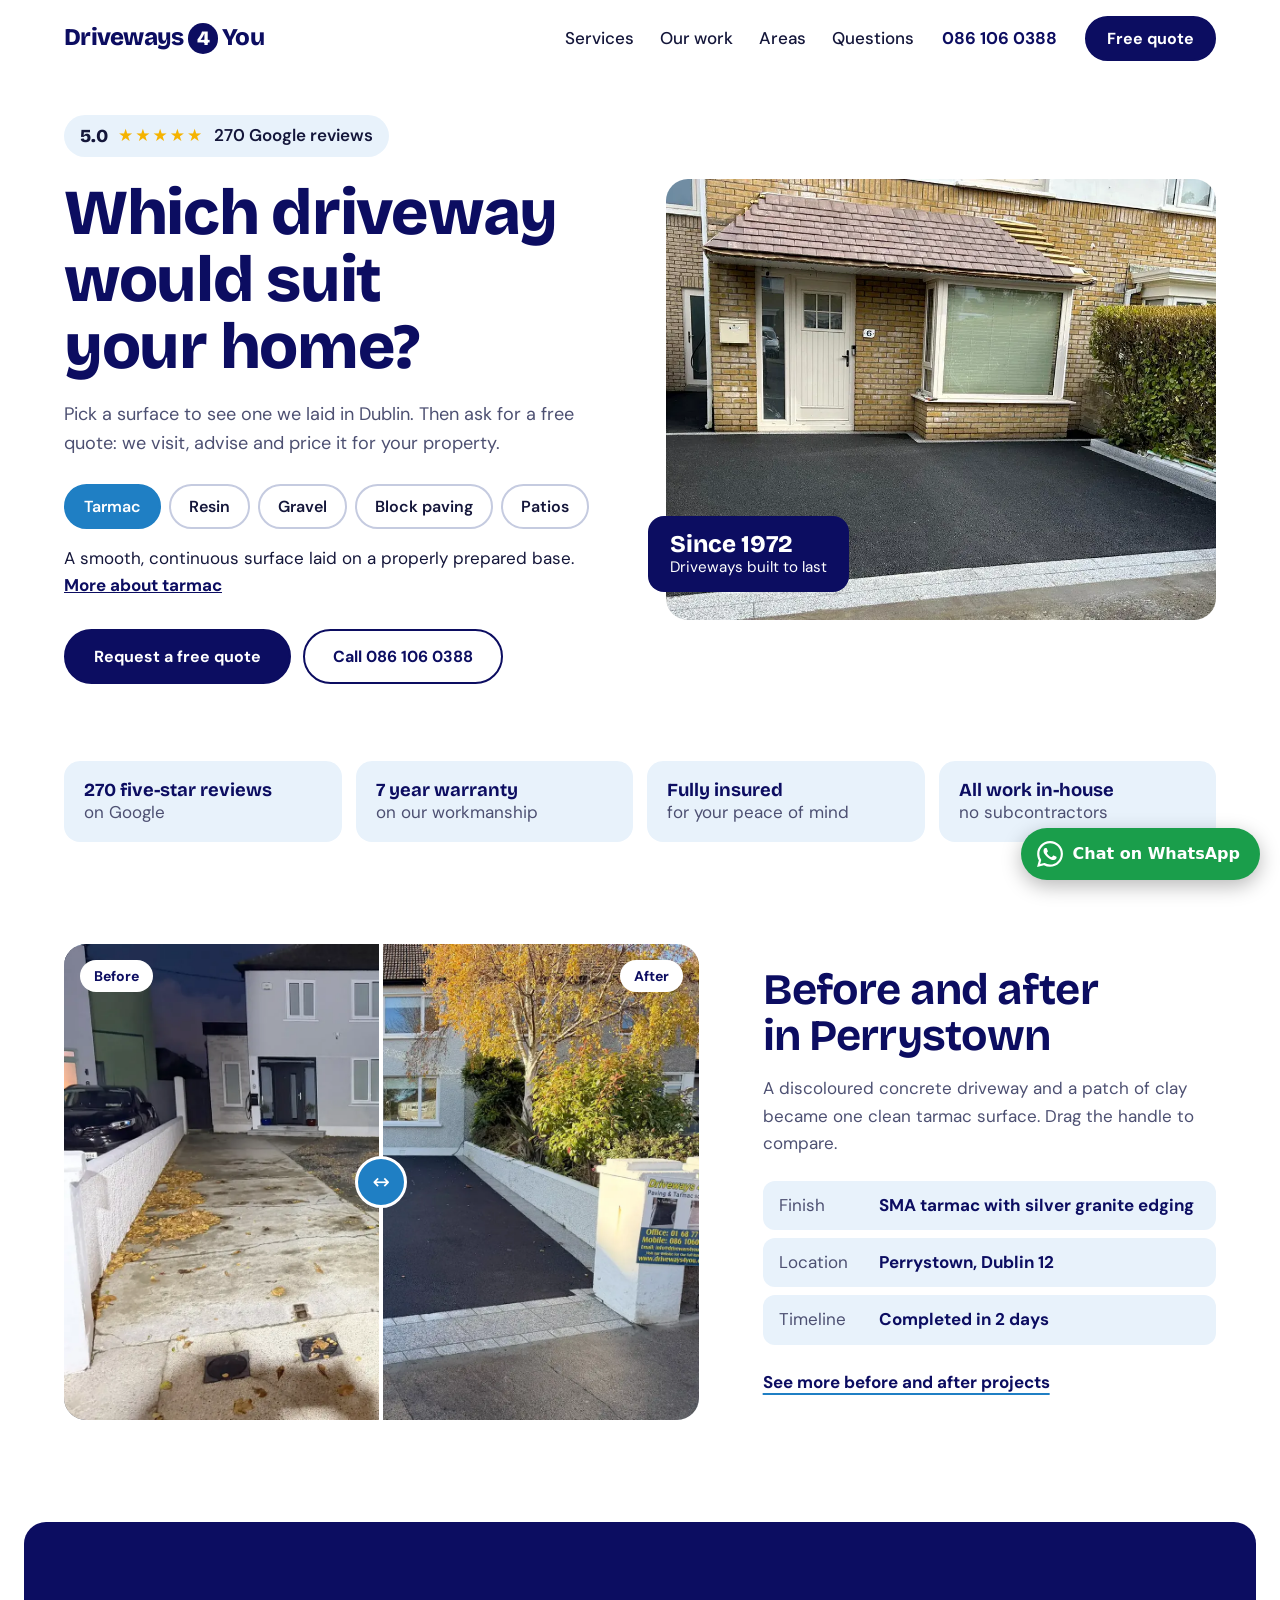
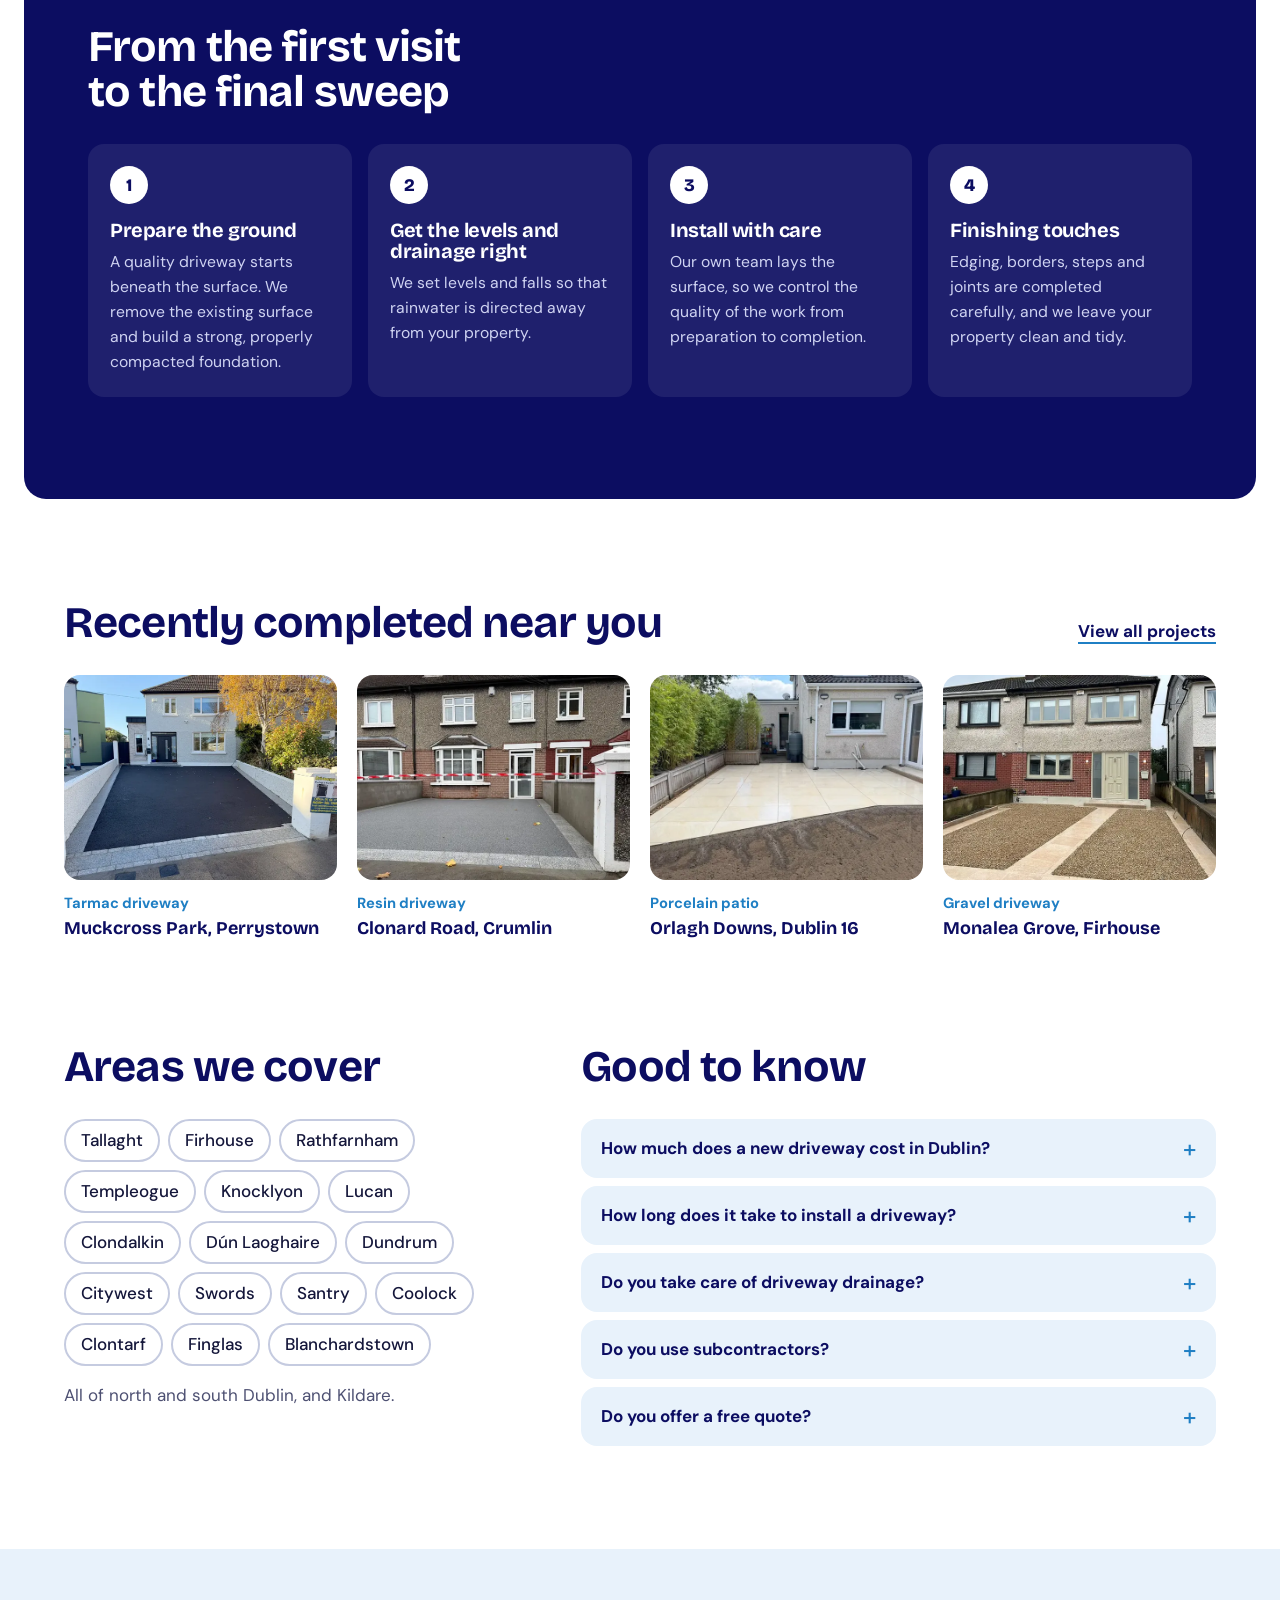
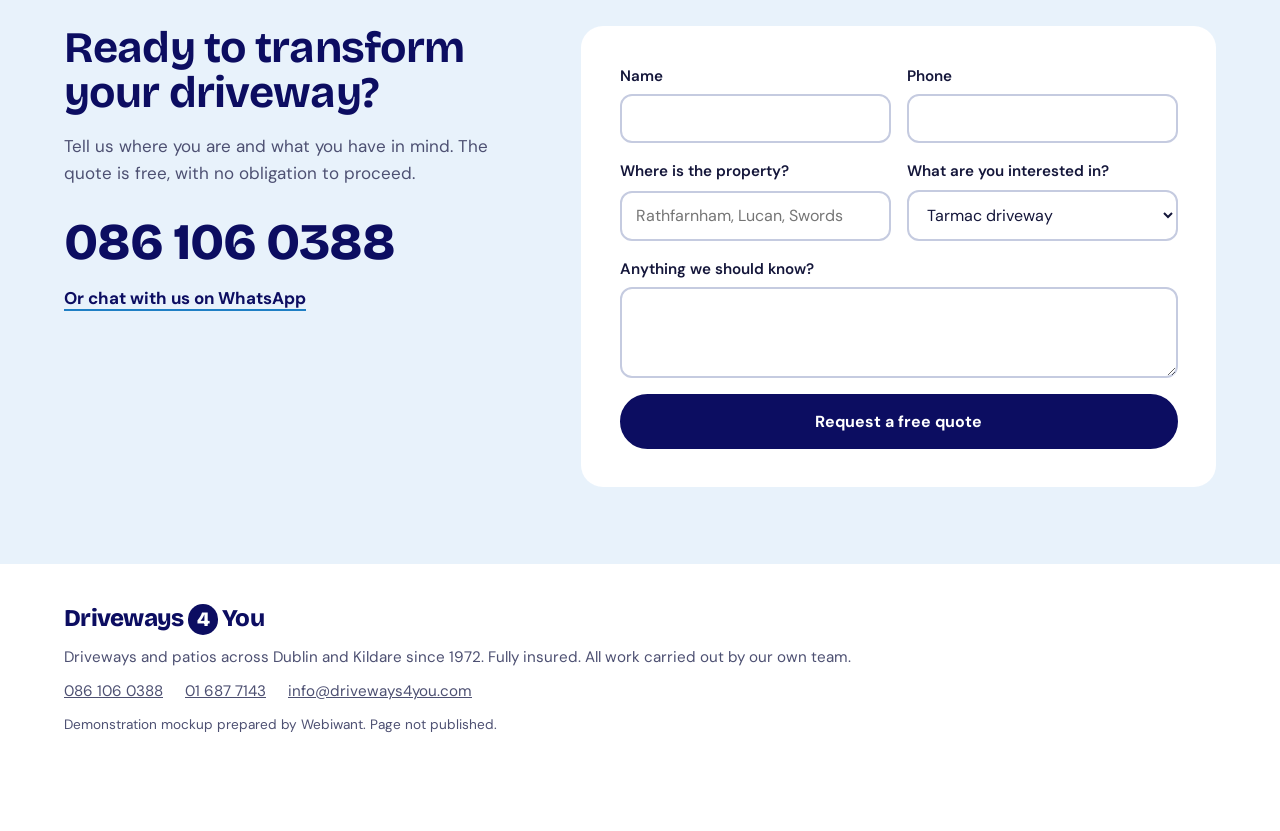
<file: home-page-d925b19eefa49cad/modele-3-dublin/index.html>
<!doctype html>
<html lang="en-IE">
<head>
<meta charset="utf-8">
<meta name="viewport" content="width=device-width, initial-scale=1">
<meta name="robots" content="noindex, nofollow">
<title>Driveways Dublin | Tarmac, Resin and Patios | Driveways 4 You</title>
<meta name="description" content="Driveways 4 You installs tarmac, resin, gravel and block paving driveways and patios across Dublin. Call 086 106 0388 for a free quote.">
<link rel="stylesheet" href="fonts.css?v=3">
<link rel="stylesheet" href="style.css?v=3">
<script type="application/ld+json">
{"@context":"https://schema.org","@type":"HomeAndConstructionBusiness","name":"Driveways 4 You","url":"https://driveways4you.com/","telephone":"+353861060388","email":"info@driveways4you.com","foundingDate":"1972","areaServed":[{"@type":"City","name":"Dublin"},{"@type":"AdministrativeArea","name":"Kildare"}],"aggregateRating":{"@type":"AggregateRating","ratingValue":5.0,"reviewCount":270},"sameAs":["https://g.page/r/CZlKfA_YIDIHEAE"]}
</script>
</head>
<body>
<header class="top">
  <a class="brand" href="#" aria-label="Driveways 4 You, home">Driveways<span>4</span>You</a>
  <nav aria-label="Main navigation">
    <a href="#services">Services</a>
    <a href="#work">Our work</a>
    <a href="#areas">Areas</a>
    <a href="#faq">Questions</a>
  </nav>
  <a class="top-phone" href="tel:+353861060388">086 106 0388</a>
  <a class="btn btn-main top-cta" href="#quote">Free quote</a>
</header>

<main>
<section class="hero" id="services" data-picker>
  <div class="hero-text">
    <a class="rating" href="https://g.page/r/CZlKfA_YIDIHEAE" target="_blank" rel="noopener"><strong>5.0</strong><span class="stars" aria-hidden="true">★★★★★</span><span>270 Google reviews</span></a>
    <h1>Which driveway would suit your home?</h1>
    <p class="lead">Pick a surface to see one we laid in Dublin. Then ask for a free quote: we visit, advise and price it for your property.</p>
    <div class="pick-tabs" role="tablist" aria-label="Choose a surface">
      <button class="pick-tab" type="button" role="tab" aria-selected="true">Tarmac</button>
      <button class="pick-tab" type="button" role="tab" aria-selected="false">Resin</button>
      <button class="pick-tab" type="button" role="tab" aria-selected="false">Gravel</button>
      <button class="pick-tab" type="button" role="tab" aria-selected="false">Block paving</button>
      <button class="pick-tab" type="button" role="tab" aria-selected="false">Patios</button>
    </div>
    <div class="pick-notes">
      <p class="pick-note">A smooth, continuous surface laid on a properly prepared base. <a href="https://driveways4you.com/services/tarmac-contractors-dublin">More about tarmac</a></p>
      <p class="pick-note" hidden>Low maintenance, with a wide choice of colours and finishes. <a href="https://driveways4you.com/services/resin-driveways-dublin">More about resin</a></p>
      <p class="pick-note" hidden>A natural stone finish in a choice of colours. <a href="https://driveways4you.com/services/gravel-driveways">More about gravel</a></p>
      <p class="pick-note" hidden>Colours, patterns and borders chosen to suit your home. <a href="https://driveways4you.com/services/block-paving-dublin">More about block paving</a></p>
      <p class="pick-note" hidden>Porcelain or resin patios for relaxing, dining and entertaining. <a href="https://driveways4you.com/services/patios-dublin">More about patios</a></p>
    </div>
    <div class="hero-cta">
      <a class="btn btn-main" href="#quote">Request a free quote</a>
      <a class="btn btn-line" href="tel:+353861060388">Call 086 106 0388</a>
    </div>
  </div>
  <div class="hero-media">
    <div class="pick-shot"><img src="img/tarmac-driveway-brick-porch-dublin-700.webp" srcset="img/tarmac-driveway-brick-porch-dublin-700.webp 700w, img/tarmac-driveway-brick-porch-dublin-1400.webp 1200w" sizes="(min-width: 900px) 55vw, 100vw" width="1200" height="800" alt="New tarmac driveway with granite edging in front of a brick porch" fetchpriority="high"></div>
    <div class="pick-shot" hidden><img src="img/resin-driveway-curved-lawn-dublin-700.webp" srcset="img/resin-driveway-curved-lawn-dublin-700.webp 700w, img/resin-driveway-curved-lawn-dublin-1400.webp 1183w" sizes="(min-width: 900px) 55vw, 100vw" width="1183" height="887" alt="Resin driveway curving past a lawn towards a white house" loading="lazy"></div>
    <div class="pick-shot" hidden><img src="img/gravel-driveway-granite-sett-apron-dublin-700.webp" srcset="img/gravel-driveway-granite-sett-apron-dublin-700.webp 700w, img/gravel-driveway-granite-sett-apron-dublin-1400.webp 1200w" sizes="(min-width: 900px) 55vw, 100vw" width="1200" height="800" alt="Golden gravel driveway with a granite sett apron" loading="lazy"></div>
    <div class="pick-shot" hidden><img src="img/block-paving-charcoal-silver-border-scholarstown-700.webp" srcset="img/block-paving-charcoal-silver-border-scholarstown-700.webp 700w, img/block-paving-charcoal-silver-border-scholarstown-1400.webp 1200w" sizes="(min-width: 900px) 55vw, 100vw" width="1200" height="800" alt="Charcoal block paving driveway with a silver granite border in Scholarstown" loading="lazy"></div>
    <div class="pick-shot" hidden><img src="img/porcelain-patio-step-dublin-700.webp" srcset="img/porcelain-patio-step-dublin-700.webp 700w, img/porcelain-patio-step-dublin-1400.webp 1200w" sizes="(min-width: 900px) 55vw, 100vw" width="1200" height="800" alt="Cream porcelain patio with a wide step outside patio doors" loading="lazy"></div>
    <p class="badge"><strong>Since 1972</strong>Driveways built to last</p>
  </div>
</section>

<ul class="proof">
  <li><strong>270 five-star reviews</strong>on Google</li>
  <li><strong>7 year warranty</strong>on our workmanship</li>
  <li><strong>Fully insured</strong>for your peace of mind</li>
  <li><strong>All work in-house</strong>no subcontractors</li>
</ul>

<section class="block compare" id="work">
  <div class="compare-media">
    <div class="ba" style="--pos:50%">
      <img class="ba-after" src="img/tarmac-driveway-perrystown-after-700.webp" srcset="img/tarmac-driveway-perrystown-after-700.webp 700w, img/tarmac-driveway-perrystown-after-1400.webp 1400w" sizes="(min-width: 900px) 60vw, 100vw" width="1400" height="1050" alt="After: SMA tarmac driveway with silver granite edging at Muckcross Park, Perrystown" loading="lazy">
      <img class="ba-before" src="img/tarmac-driveway-perrystown-before-700.webp" srcset="img/tarmac-driveway-perrystown-before-700.webp 700w, img/tarmac-driveway-perrystown-before-1400.webp 1400w" sizes="(min-width: 900px) 60vw, 100vw" width="1400" height="1050" alt="Before: the original discoloured concrete driveway at Muckcross Park, Perrystown" loading="lazy">
      <span class="ba-tag ba-tag-b">Before</span><span class="ba-tag ba-tag-a">After</span>
      <span class="ba-handle" aria-hidden="true"></span>
      <input class="ba-range" type="range" min="0" max="100" value="50" aria-label="Drag to compare the driveway before and after">
    </div>
  </div>
  <div class="compare-text">
    <h2>Before and after in Perrystown</h2>
    <p>A discoloured concrete driveway and a patch of clay became one clean tarmac surface. Drag the handle to compare.</p>
    <dl class="facts">
      <div><dt>Finish</dt><dd>SMA tarmac with silver granite edging</dd></div>
      <div><dt>Location</dt><dd>Perrystown, Dublin 12</dd></div>
      <div><dt>Timeline</dt><dd>Completed in 2 days</dd></div>
    </dl>
    <a class="text-link" href="https://driveways4you.com/gallery/transformations">See more before and after projects</a>
  </div>
</section>

<section class="block tint">
  <h2>From the first visit to the final sweep</h2>
  <ol class="steps">
      <li><h3>Prepare the ground</h3><p>A quality driveway starts beneath the surface. We remove the existing surface and build a strong, properly compacted foundation.</p></li>
      <li><h3>Get the levels and drainage right</h3><p>We set levels and falls so that rainwater is directed away from your property.</p></li>
      <li><h3>Install with care</h3><p>Our own team lays the surface, so we control the quality of the work from preparation to completion.</p></li>
      <li><h3>Finishing touches</h3><p>Edging, borders, steps and joints are completed carefully, and we leave your property clean and tidy.</p></li>
  </ol>
</section>

<section class="block">
  <div class="row-head">
    <h2>Recently completed near you</h2>
    <a class="text-link" href="https://driveways4you.com/our-work/tarmac-driveway-projects">View all projects</a>
  </div>
  <div class="proj-grid">
      <a class="proj" href="https://driveways4you.com/tarmac-driveway-installation-muckcross-park-perrystown-dublin-12"><img src="img/tarmac-driveway-perrystown-after-700.webp" srcset="img/tarmac-driveway-perrystown-after-700.webp 700w, img/tarmac-driveway-perrystown-after-1400.webp 1400w" sizes="(min-width: 900px) 25vw, 50vw" width="1400" height="1050" alt="Completed SMA tarmac driveway with silver granite edging at Muckcross Park" loading="lazy"><span class="proj-kind">Tarmac driveway</span><strong>Muckcross Park, Perrystown</strong></a>
      <a class="proj" href="https://driveways4you.com/resin-driveway-installation-clonard-road-crumlin"><img src="img/resin-driveway-clonard-road-crumlin-700.webp" srcset="img/resin-driveway-clonard-road-crumlin-700.webp 700w, img/resin-driveway-clonard-road-crumlin-1400.webp 800w" sizes="(min-width: 900px) 25vw, 50vw" width="800" height="533" alt="Grey resin driveway with silver granite borders on Clonard Road" loading="lazy"><span class="proj-kind">Resin driveway</span><strong>Clonard Road, Crumlin</strong></a>
      <a class="proj" href="https://driveways4you.com/porcelain-patio-installation-orlagh-downs-dublin-16"><img src="img/porcelain-patio-orlagh-downs-dublin-16-700.webp" srcset="img/porcelain-patio-orlagh-downs-dublin-16-700.webp 700w, img/porcelain-patio-orlagh-downs-dublin-16-1400.webp 800w" sizes="(min-width: 900px) 25vw, 50vw" width="800" height="533" alt="Porcelain patio beside a bamboo hedge at Orlagh Downs" loading="lazy"><span class="proj-kind">Porcelain patio</span><strong>Orlagh Downs, Dublin 16</strong></a>
      <a class="proj" href="https://driveways4you.com/gravel-driveway-installation-monalea-grove-firhouse-dublin"><img src="img/gravel-driveway-stone-path-firhouse-700.webp" srcset="img/gravel-driveway-stone-path-firhouse-700.webp 700w, img/gravel-driveway-stone-path-firhouse-1400.webp 800w" sizes="(min-width: 900px) 25vw, 50vw" width="800" height="533" alt="Gravel driveway with natural stone paths at Monalea Grove" loading="lazy"><span class="proj-kind">Gravel driveway</span><strong>Monalea Grove, Firhouse</strong></a>
  </div>
</section>

<section class="block split">
  <div id="areas">
    <h2>Areas we cover</h2>
    <ul class="areas">
      <li>Tallaght</li>
      <li>Firhouse</li>
      <li>Rathfarnham</li>
      <li>Templeogue</li>
      <li>Knocklyon</li>
      <li>Lucan</li>
      <li>Clondalkin</li>
      <li>Dún Laoghaire</li>
      <li>Dundrum</li>
      <li>Citywest</li>
      <li>Swords</li>
      <li>Santry</li>
      <li>Coolock</li>
      <li>Clontarf</li>
      <li>Finglas</li>
      <li>Blanchardstown</li>
    </ul>
    <p class="areas-note">All of north and south Dublin, and Kildare.</p>
  </div>
  <div id="faq">
    <h2>Good to know</h2>
    <div class="faq">
      <details><summary>How much does a new driveway cost in Dublin?</summary><p>The price depends on the size of the driveway, your chosen finish and what needs to be done underneath it. Excavation, drainage, access and extras such as granite edging or steps can all affect the quote. We give you a price for your property after a site visit.</p></details>
      <details><summary>How long does it take to install a driveway?</summary><p>Several of the installations in our Transformations gallery were completed in two days. Your schedule depends on the size of the job, the surface you choose and the preparation needed.</p></details>
      <details><summary>Do you take care of driveway drainage?</summary><p>Yes. We look at where rainwater currently collects or flows, then plan the levels and falls for the new surface. Let us know if you already get puddles or water running towards your house.</p></details>
      <details><summary>Do you use subcontractors?</summary><p>No. Our own team carries out the work, from removing the old surface and preparing the base to laying the new driveway and completing the finishing details.</p></details>
      <details><summary>Do you offer a free quote?</summary><p>Yes. Tell us where you are based and what you have in mind. We arrange a site visit, talk through your options and give you a free quote with no obligation to proceed.</p></details>
    </div>
  </div>
</section>

<section class="quote" id="quote">
  <div class="quote-text">
    <h2>Ready to transform your driveway?</h2>
    <p>Tell us where you are and what you have in mind. The quote is free, with no obligation to proceed.</p>
    <a class="big-phone" href="tel:+353861060388">086 106 0388</a>
    <a class="text-link" href="https://wa.me/353861060388">Or chat with us on WhatsApp</a>
  </div>
  <form class="quote-form" action="#" method="post">
      <label>Name<input type="text" name="name" autocomplete="name" required></label>
      <label>Phone<input type="tel" name="phone" autocomplete="tel" required></label>
      <label>Where is the property?<input type="text" name="location" placeholder="Rathfarnham, Lucan, Swords"></label>
      <label>What are you interested in?
        <select name="service">
          <option>Tarmac driveway</option><option>Resin driveway</option><option>Gravel driveway</option>
          <option>Block paving</option><option>Patio</option><option>Not sure yet</option>
        </select>
      </label>
      <label class="wide">Anything we should know?<textarea name="message" rows="3"></textarea></label>
      <button class="btn btn-main" type="submit">Request a free quote</button>
    </form>
</section>
</main>

<footer>
  <p class="brand">Driveways<span>4</span>You</p>
  <p>Driveways and patios across Dublin and Kildare since 1972. Fully insured. All work carried out by our own team.</p>
  <p><a href="tel:+353861060388">086 106 0388</a> <a href="tel:016877143">01 687 7143</a> <a href="mailto:info@driveways4you.com">info@driveways4you.com</a></p>
  <p class="mock">Demonstration mockup prepared by Webiwant. Page not published.</p>
</footer>

<div class="sticky">
  <a href="tel:+353861060388">Call us</a>
  <a class="sticky-main" href="#quote">Free quote</a>
</div>
<a class="wa-float" href="https://wa.me/353861060388" target="_blank" rel="noopener" aria-label="Chat with Driveways 4 You on WhatsApp"><svg viewBox="0 0 24 24" width="26" height="26" aria-hidden="true"><path fill="currentColor" d="M17.472 14.382c-.297-.149-1.758-.867-2.03-.967-.273-.099-.471-.148-.67.15-.197.297-.767.966-.94 1.164-.173.199-.347.223-.644.075-.297-.15-1.255-.463-2.39-1.475-.883-.788-1.48-1.761-1.653-2.059-.173-.297-.018-.458.13-.606.134-.133.298-.347.446-.52.149-.174.198-.298.298-.497.099-.198.05-.371-.025-.52-.075-.149-.669-1.612-.916-2.207-.242-.579-.487-.5-.669-.51-.173-.008-.371-.01-.57-.01-.198 0-.52.074-.792.372-.272.297-1.04 1.016-1.04 2.479 0 1.462 1.065 2.875 1.213 3.074.149.198 2.096 3.2 5.077 4.487.709.306 1.262.489 1.694.625.712.227 1.36.195 1.871.118.571-.085 1.758-.719 2.006-1.413.248-.694.248-1.289.173-1.413-.074-.124-.272-.198-.57-.347m-5.421 7.403h-.004a9.87 9.87 0 01-5.031-1.378l-.361-.214-3.741.982.998-3.648-.235-.374a9.86 9.86 0 01-1.51-5.26c.001-5.45 4.436-9.884 9.888-9.884 2.64 0 5.122 1.03 6.988 2.898a9.825 9.825 0 012.893 6.994c-.003 5.45-4.437 9.884-9.885 9.884m8.413-18.297A11.815 11.815 0 0012.05 0C5.495 0 .16 5.335.157 11.892c0 2.096.547 4.142 1.588 5.945L.057 24l6.305-1.654a11.882 11.882 0 005.683 1.448h.005c6.554 0 11.89-5.335 11.893-11.893a11.821 11.821 0 00-3.48-8.413z"/></svg><span>Chat on WhatsApp</span></a>
<script>
document.querySelectorAll('.ba').forEach(function (ba) {
  ba.querySelector('.ba-range').addEventListener('input', function (e) {
    ba.style.setProperty('--pos', e.target.value + '%');
  });
});
var pick = document.querySelector('[data-picker]');
if (pick) {
  var shots = pick.querySelectorAll('.pick-shot'), notes = pick.querySelectorAll('.pick-note');
  pick.querySelectorAll('.pick-tab').forEach(function (tab, i, tabs) {
    tab.addEventListener('click', function () {
      tabs.forEach(function (t, j) {
        t.setAttribute('aria-selected', j === i);
        shots[j].hidden = j !== i;
        notes[j].hidden = j !== i;
      });
    });
  });
}
</script>
</body>
</html>
</file>
<file: home-page-d925b19eefa49cad/modele-1-granite/fonts.css>
@font-face {
  font-family: "Young Serif";
  font-style: normal;
  font-weight: 400;
  font-display: swap;
  src: url("fonts/young-serif-400.woff2") format("woff2");
}
@font-face {
  font-family: "Instrument Sans";
  font-style: normal;
  font-weight: 400 700;
  font-display: swap;
  src: url("fonts/instrument-sans-400-700.woff2") format("woff2");
}
</file>
<file: home-page-d925b19eefa49cad/modele-1-granite/style.css>
/* Model 1 "Granite": silver granite, hedge green, carved serif. */
:root {
  --stone: #e6e8e4;
  --paper: #f7f8f5;
  --ink: #1f2428;
  --soft: #545b5e;
  --hedge: #2c4a3a;
  --hedge-dark: #1e3529;
  --gold: #9a6d1f;
  --line: #c6c9c2;
  --serif: "Young Serif", Georgia, serif;
  --sans: "Instrument Sans", system-ui, sans-serif;
  --pad: clamp(20px, 5vw, 72px);
  --granite: radial-gradient(#8d908d 0.6px, transparent 1px) 0 0 / 7px 7px,
    radial-gradient(#ffffff 0.8px, transparent 1.3px) 3px 5px / 11px 11px,
    radial-gradient(#5c5f5e 0.5px, transparent 0.9px) 6px 2px / 13px 13px, #d3d5d1;
}
*, *::before, *::after { box-sizing: border-box; }
html { scroll-behavior: smooth; }
body { margin: 0; background: var(--paper); color: var(--ink); font: 400 17px/1.6 var(--sans); }
img { display: block; max-width: 100%; height: auto; }
a { color: inherit; }
h1, h2, h3 { font-family: var(--serif); font-weight: 400; line-height: 1.1; margin: 0; text-wrap: balance; }
h2 { font-size: clamp(1.8rem, 3.2vw, 2.7rem); }
p { margin: 0; }
ul, ol { margin: 0; padding: 0; list-style: none; }
:focus-visible { outline: 3px solid var(--gold); outline-offset: 3px; }

.btn { display: inline-block; padding: 14px 24px; font: 600 1rem var(--sans); text-decoration: none; border: 2px solid var(--hedge); border-radius: 3px; cursor: pointer; }
.btn-main { background: var(--hedge); color: #fff; }
.btn-main:hover { background: var(--hedge-dark); border-color: var(--hedge-dark); }
.btn-line { color: var(--hedge); background: transparent; }
.btn-line:hover { background: var(--hedge); color: #fff; }
.text-link { color: var(--hedge); font-weight: 600; text-underline-offset: 4px; }

.top { display: flex; align-items: center; gap: 28px; padding: 18px var(--pad); }
.brand { font: 400 1.45rem var(--serif); text-decoration: none; margin-right: auto; }
.top nav { display: flex; gap: 26px; }
.top nav a { text-decoration: none; font-weight: 500; }
.top nav a:hover { text-decoration: underline; text-underline-offset: 6px; }
.top-phone { font-weight: 700; text-decoration: none; white-space: nowrap; }
.top-cta { padding: 10px 18px; }

.hero { display: grid; grid-template-columns: minmax(0, 5fr) minmax(0, 7fr); align-items: stretch; background: var(--stone); }
.hero-text { padding: clamp(40px, 7vw, 110px) var(--pad); align-self: center; }
.hero h1 { font-size: clamp(2.5rem, 5.2vw, 4.6rem); letter-spacing: -0.01em; }
.lead { margin-top: 24px; font-size: 1.15rem; color: var(--soft); max-width: 34em; }
.hero-cta { display: flex; flex-wrap: wrap; gap: 12px; margin: 32px 0 28px; }
.rating { display: inline-flex; align-items: baseline; gap: 10px; text-decoration: none; font-weight: 500; }
.rating strong { font: 400 1.5rem var(--serif); }
.stars { color: var(--gold); letter-spacing: 2px; }
.rating span:last-child { text-decoration: underline; text-underline-offset: 4px; }
.hero-photo { margin: 0; position: relative; min-height: 440px; }
.hero-photo img { position: absolute; inset: 0; width: 100%; height: 100%; object-fit: cover; }
.hero-photo figcaption { position: absolute; left: 0; bottom: 0; background: var(--paper); padding: 8px 16px; font-size: 0.85rem; color: var(--soft); }

.kerb { display: grid; grid-template-columns: repeat(4, 1fr); background: var(--granite); border-block: 1px solid #b4b7b2; }
.kerb li { padding: 22px var(--pad) 22px 24px; border-left: 1px solid rgba(31, 36, 40, 0.28); font-weight: 500; line-height: 1.35; }
.kerb li:first-child { border-left: 0; padding-left: var(--pad); }
.kerb strong { font: 400 1.5rem var(--serif); display: block; }

.block { padding: clamp(56px, 8vw, 112px) var(--pad); }
.block + .block { padding-top: 0; }
.block-head { display: grid; grid-template-columns: minmax(0, 5fr) minmax(0, 7fr); gap: 32px; align-items: end; margin-bottom: 40px; }
.block-head p { color: var(--soft); max-width: 38em; }

.svc-grid { display: grid; grid-template-columns: repeat(6, 1fr); gap: 20px; }
.svc { grid-column: span 2; text-decoration: none; display: block; }
.svc:nth-child(-n+2) { grid-column: span 3; }
.svc img { width: 100%; aspect-ratio: 3 / 2; object-fit: cover; }
.svc:nth-child(-n+2) img { aspect-ratio: 16 / 9; }
.svc-text { display: block; padding: 14px 0 0; border-top: 6px solid transparent; }
.svc-text strong { font: 400 1.35rem var(--serif); display: block; }
.svc-text span { color: var(--soft); }
.svc:hover strong { text-decoration: underline; text-underline-offset: 5px; }

.compare { display: grid; grid-template-columns: minmax(0, 5fr) minmax(0, 7fr); gap: clamp(28px, 5vw, 72px); align-items: center; }
.compare-text p { margin-top: 18px; color: var(--soft); }
.facts { margin: 28px 0; border-top: 1px solid var(--line); }
.facts div { display: grid; grid-template-columns: 110px 1fr; padding: 12px 0; border-bottom: 1px solid var(--line); }
.facts dt { color: var(--soft); }
.facts dd { margin: 0; font-weight: 600; }

.ba { position: relative; overflow: hidden; aspect-ratio: 4 / 3; background: var(--stone); }
.ba img { position: absolute; inset: 0; width: 100%; height: 100%; object-fit: cover; }
.ba-before { clip-path: inset(0 calc(100% - var(--pos)) 0 0); }
.ba-handle { position: absolute; top: 0; bottom: 0; left: var(--pos); width: 4px; margin-left: -2px; background: #fff; box-shadow: 0 0 0 1px rgba(0, 0, 0, 0.25); }
.ba-handle::after { content: "\2194"; position: absolute; top: 50%; left: 50%; width: 46px; height: 46px; margin: -23px; border-radius: 50%; background: #fff; color: var(--ink); display: grid; place-items: center; font-size: 1.2rem; box-shadow: 0 2px 10px rgba(0, 0, 0, 0.3); }
.ba-range { position: absolute; inset: 0; width: 100%; height: 100%; margin: 0; opacity: 0; cursor: ew-resize; }
.ba:has(.ba-range:focus-visible) { outline: 3px solid var(--gold); outline-offset: 3px; }
.ba-tag { position: absolute; top: 14px; padding: 4px 12px; background: var(--paper); font-size: 0.85rem; font-weight: 600; }
.ba-tag-b { left: 14px; }
.ba-tag-a { right: 14px; }

.steps { display: grid; grid-template-columns: repeat(4, 1fr); gap: 28px; counter-reset: step; }
.steps li { counter-increment: step; border-top: 6px solid var(--ink); padding-top: 18px; }
.steps li::before { content: counter(step); font: 400 2.4rem var(--serif); color: var(--gold); display: block; line-height: 1; margin-bottom: 14px; }
.steps h3 { font-size: 1.3rem; margin-bottom: 8px; }
.steps p { color: var(--soft); }

.proj-grid { display: grid; grid-template-columns: repeat(4, 1fr); gap: 20px; }
.proj { text-decoration: none; display: block; }
.proj img { width: 100%; aspect-ratio: 4 / 3; object-fit: cover; margin-bottom: 12px; }
.proj-kind { display: block; color: var(--soft); font-size: 0.92rem; }
.proj strong { font: 400 1.15rem var(--serif); }
.proj:hover strong { text-decoration: underline; text-underline-offset: 5px; }

.split { display: grid; grid-template-columns: minmax(0, 5fr) minmax(0, 7fr); gap: clamp(28px, 5vw, 72px); }
.split h2 { margin-bottom: 28px; }
.areas { columns: 2; column-gap: 24px; }
.areas li { padding: 9px 0; border-bottom: 1px solid var(--line); break-inside: avoid; }
.faq details { border-bottom: 1px solid var(--line); }
.faq details:first-child { border-top: 1px solid var(--line); }
.faq summary { cursor: pointer; padding: 16px 32px 16px 0; font-weight: 600; list-style: none; position: relative; }
.faq summary::-webkit-details-marker { display: none; }
.faq summary::after { content: "+"; position: absolute; right: 4px; top: 12px; font-size: 1.5rem; font-weight: 400; color: var(--hedge); }
.faq details[open] summary::after { content: "\2212"; }
.faq details p { padding: 0 0 18px; color: var(--soft); max-width: 60ch; }

.quote { display: grid; grid-template-columns: minmax(0, 5fr) minmax(0, 7fr); gap: clamp(28px, 5vw, 72px); padding: clamp(56px, 8vw, 104px) var(--pad); background: var(--hedge); color: #fff; }
.quote-text p { margin: 18px 0 28px; color: #d5ded8; max-width: 30em; }
.big-phone { display: block; font: 400 clamp(2rem, 4vw, 3.2rem) var(--serif); text-decoration: none; margin-bottom: 18px; }
.quote .stars { color: #e8c268; }
.quote-form { display: grid; grid-template-columns: 1fr 1fr; gap: 18px; background: var(--paper); color: var(--ink); padding: clamp(22px, 3vw, 40px); border-top: 8px solid var(--gold); }
.quote-form label { display: grid; gap: 6px; font-weight: 600; font-size: 0.95rem; }
.quote-form .wide, .quote-form button { grid-column: 1 / -1; }
.quote-form input, .quote-form select, .quote-form textarea { font: 400 1rem var(--sans); padding: 12px; border: 1px solid #9ea39b; border-radius: 3px; background: #fff; color: var(--ink); width: 100%; }

footer { padding: 40px var(--pad) 96px; display: grid; gap: 10px; color: var(--soft); font-size: 0.95rem; }
footer .brand { color: var(--ink); }
footer a { margin-right: 18px; }
.mock { font-size: 0.85rem; }

.sticky { display: none; }

@media (max-width: 900px) {
  .top nav, .top-cta { display: none; }
  .hero, .compare, .split, .quote, .block-head { grid-template-columns: 1fr; }
  .hero-photo { min-height: 0; aspect-ratio: 3 / 2; order: -1; }
  .kerb { grid-template-columns: 1fr 1fr; }
  .kerb li, .kerb li:first-child { padding: 16px 20px; border-left: 0; border-top: 1px solid rgba(31, 36, 40, 0.2); }
  .svc, .svc:nth-child(-n+2) { grid-column: span 6; }
  .steps, .proj-grid { grid-template-columns: 1fr 1fr; }
  .quote-form { grid-template-columns: 1fr; }
  .sticky { display: grid; grid-template-columns: 1fr 1fr 1.3fr; position: fixed; left: 0; right: 0; bottom: 0; z-index: 5; background: var(--ink); }
  .sticky a { padding: 15px 6px; text-align: center; color: #fff; text-decoration: none; font-weight: 600; }
  .sticky-main { background: var(--hedge); }
}
@media (max-width: 520px) {
  .steps { grid-template-columns: 1fr; }
}
@media (prefers-reduced-motion: reduce) {
  html { scroll-behavior: auto; }
}

.wa-float { position: fixed; right: 20px; bottom: 20px; z-index: 6; display: inline-flex; align-items: center; gap: 10px; padding: 13px 20px 13px 16px; border-radius: 999px; background: #1a9e4b; color: #fff; font: 700 1rem/1 system-ui, sans-serif; text-decoration: none; box-shadow: 0 6px 20px rgba(0, 0, 0, 0.28); }
.wa-float:hover { background: #14803c; }
.wa-float:focus-visible { outline: 3px solid #fff; outline-offset: -5px; }
@media (max-width: 900px) {
  .sticky { grid-template-columns: 1fr 1.3fr !important; }
  .wa-float { right: 14px; bottom: 70px; padding: 14px; }
  .wa-float span { display: none; }
}
</file>
<file: home-page-d925b19eefa49cad/modele-2-tarmac/fonts.css>
@font-face {
  font-family: "Big Shoulders Display";
  font-style: normal;
  font-weight: 600 900;
  font-display: swap;
  src: url("fonts/big-shoulders-display-600-900.woff2") format("woff2");
}
@font-face {
  font-family: "Public Sans";
  font-style: normal;
  font-weight: 400 700;
  font-display: swap;
  src: url("fonts/public-sans-400-700.woff2") format("woff2");
}
</file>
<file: home-page-d925b19eefa49cad/modele-2-tarmac/style.css>
/* Model 2 "Tarmac": fresh tarmac, old concrete, road-marking yellow. */
:root {
  --tar: #17181a;
  --tar-2: #25272a;
  --concrete: #d8d5cd;
  --chalk: #f4f2ec;
  --paint: #f4c430;
  --grey: #5b5c58;
  --display: "Big Shoulders Display", Impact, sans-serif;
  --sans: "Public Sans", system-ui, sans-serif;
  --pad: clamp(20px, 5vw, 64px);
  --dash: repeating-linear-gradient(90deg, var(--paint) 0 56px, transparent 56px 96px);
}
*, *::before, *::after { box-sizing: border-box; }
html { scroll-behavior: smooth; }
body { margin: 0; background: var(--concrete); color: var(--tar); font: 400 17px/1.55 var(--sans); }
img { display: block; max-width: 100%; height: auto; }
a { color: inherit; }
h1, h2, h3 { font-family: var(--display); font-weight: 800; text-transform: uppercase; line-height: 0.95; margin: 0; letter-spacing: 0.005em; }
h2 { font-size: clamp(2.4rem, 5vw, 4.2rem); margin-bottom: 32px; }
p { margin: 0; }
ul, ol { margin: 0; padding: 0; list-style: none; }
:focus-visible { outline: 3px solid var(--paint); outline-offset: 3px; }

.btn { display: inline-block; padding: 15px 26px; font: 700 1.05rem var(--sans); text-decoration: none; border: 2px solid var(--paint); cursor: pointer; }
.btn-main { background: var(--paint); color: var(--tar); }
.btn-main:hover { background: #fff; border-color: #fff; }
.btn-line { color: #fff; }
.btn-line:hover { background: #fff; color: var(--tar); border-color: #fff; }
.text-link { font-weight: 700; text-decoration-color: var(--paint); text-decoration-thickness: 3px; text-underline-offset: 5px; }

.top { display: flex; align-items: center; gap: 28px; padding: 16px var(--pad); background: var(--tar); color: #fff; }
.brand { font: 800 1.7rem var(--display); text-transform: uppercase; text-decoration: none; margin-right: auto; letter-spacing: 0.02em; }
.brand b { color: var(--paint); }
.top nav { display: flex; gap: 26px; }
.top nav a { text-decoration: none; font-weight: 600; }
.top nav a:hover { color: var(--paint); }
.top-phone { font-weight: 700; text-decoration: none; white-space: nowrap; }
.top-cta { padding: 9px 16px; }

.hero { display: grid; grid-template-columns: minmax(0, 5fr) minmax(0, 7fr); background: var(--tar); color: #fff; }
.hero-text { padding: clamp(32px, 5vw, 72px) var(--pad) clamp(40px, 5vw, 72px); align-self: center; }
.since { font-weight: 600; color: var(--paint); margin-bottom: 14px; }
.hero h1 { font-size: clamp(3.6rem, 8.4vw, 8rem); font-weight: 900; }
.lead { margin: 22px 0 30px; font-size: 1.15rem; color: #d2d2cc; max-width: 30em; }
.hero-cta { display: flex; flex-wrap: wrap; gap: 12px; margin-bottom: 26px; }
.rating { display: inline-flex; align-items: center; gap: 10px; text-decoration: none; font-weight: 600; }
.rating strong { font: 800 1.8rem var(--display); }
.stars { color: var(--paint); letter-spacing: 2px; }
.rating span:last-child { text-decoration: underline; text-underline-offset: 4px; }
.hero-media { display: flex; flex-direction: column; }
.hero-media .ba { flex: 1; min-height: 420px; aspect-ratio: auto; }
.hero-caption { padding: 12px 18px; background: var(--tar-2); color: #d2d2cc; font-size: 0.92rem; }

.ba { position: relative; overflow: hidden; aspect-ratio: 4 / 3; background: var(--tar-2); }
.ba img { position: absolute; inset: 0; width: 100%; height: 100%; object-fit: cover; }
.ba-before { clip-path: inset(0 calc(100% - var(--pos)) 0 0); }
.ba-handle { position: absolute; top: 0; bottom: 0; left: var(--pos); width: 6px; margin-left: -3px; background: var(--paint); }
.ba-handle::after { content: "\2194"; position: absolute; top: 50%; left: 50%; width: 56px; height: 56px; margin: -28px; background: var(--paint); color: var(--tar); display: grid; place-items: center; font-size: 1.5rem; font-weight: 700; }
.ba-range { position: absolute; inset: 0; width: 100%; height: 100%; margin: 0; opacity: 0; cursor: ew-resize; }
.ba:has(.ba-range:focus-visible) { outline: 3px solid var(--paint); outline-offset: -3px; }
.ba-tag { position: absolute; bottom: 14px; padding: 4px 12px; background: var(--tar); color: #fff; font: 800 1.1rem var(--display); text-transform: uppercase; letter-spacing: 0.04em; }
.ba-tag-b { left: 14px; }
.ba-tag-a { right: 14px; }

.proof { display: grid; grid-template-columns: repeat(4, 1fr); background: var(--paint); }
.proof li { padding: 20px var(--pad) 22px 24px; font-weight: 600; line-height: 1.3; border-left: 2px solid var(--tar); }
.proof li:first-child { border-left: 0; padding-left: var(--pad); }
.proof strong { display: block; font: 900 2.6rem/1 var(--display); }

.block { padding: clamp(56px, 7vw, 100px) var(--pad); }
.row-head { display: flex; flex-wrap: wrap; justify-content: space-between; align-items: baseline; gap: 12px 24px; }

.svc-grid { display: grid; grid-template-columns: repeat(5, 1fr); gap: 4px; }
.svc { position: relative; text-decoration: none; color: #fff; background: var(--tar); display: flex; flex-direction: column; }
.svc img { width: 100%; aspect-ratio: 3 / 4; object-fit: cover; }
.svc-text { display: block; padding: 16px 16px 20px; flex: 1; border-top: 6px solid var(--tar); }
.svc-text strong { display: block; font: 800 1.7rem/1 var(--display); text-transform: uppercase; margin-bottom: 8px; }
.svc-text span { color: #c9c9c3; font-size: 0.95rem; }
.svc:hover .svc-text { border-top-color: var(--paint); }

.dark { background: var(--tar); color: #fff; position: relative; }
.dark::before { content: ""; position: absolute; left: 0; right: 0; top: 0; height: 8px; background: var(--dash); }
.steps { display: grid; grid-template-columns: repeat(4, 1fr); gap: 32px; counter-reset: step; }
.steps li { counter-increment: step; }
.steps li::before { content: counter(step, decimal-leading-zero); display: block; font: 900 4.4rem/1 var(--display); color: var(--paint); margin-bottom: 10px; }
.steps h3 { font-size: 1.7rem; margin-bottom: 10px; }
.steps p { color: #c9c9c3; }

.proj-grid { display: grid; grid-template-columns: repeat(4, 1fr); gap: 20px; }
.proj { text-decoration: none; display: block; }
.proj img { width: 100%; aspect-ratio: 4 / 3; object-fit: cover; margin-bottom: 12px; border-bottom: 6px solid var(--tar); }
.proj-kind { display: block; font: 800 1.4rem/1 var(--display); text-transform: uppercase; }
.proj strong { font-weight: 500; color: var(--grey); }
.proj:hover img { border-bottom-color: var(--paint); }

.split { display: grid; grid-template-columns: minmax(0, 7fr) minmax(0, 5fr); gap: clamp(28px, 5vw, 72px); padding-top: 0; }
.faq details { border-bottom: 2px solid var(--tar); }
.faq details:first-child { border-top: 2px solid var(--tar); }
.faq summary { cursor: pointer; padding: 16px 40px 16px 0; font-weight: 700; font-size: 1.08rem; list-style: none; position: relative; }
.faq summary::-webkit-details-marker { display: none; }
.faq summary::after { content: "+"; position: absolute; right: 0; top: 10px; width: 32px; height: 32px; background: var(--tar); color: var(--paint); display: grid; place-items: center; font-size: 1.3rem; }
.faq details[open] summary::after { content: "\2212"; }
.faq details p { padding: 0 0 18px; max-width: 62ch; color: #3a3b38; }
.areas { display: flex; flex-wrap: wrap; gap: 6px; }
.areas li { background: var(--chalk); padding: 7px 12px; font-weight: 600; font-size: 0.95rem; }
.areas-note { margin-top: 16px; color: var(--grey); }

.quote { display: grid; grid-template-columns: minmax(0, 5fr) minmax(0, 7fr); gap: clamp(28px, 5vw, 72px); padding: clamp(56px, 7vw, 100px) var(--pad); background: var(--tar); color: #fff; position: relative; }
.quote::before { content: ""; position: absolute; left: 0; right: 0; top: 0; height: 8px; background: var(--dash); }
.quote h2 { margin-bottom: 18px; }
.quote-text p { color: #d2d2cc; max-width: 28em; }
.big-phone { display: inline-block; margin: 26px 0 14px; font: 900 clamp(2.8rem, 6vw, 5rem)/1 var(--display); color: var(--paint); text-decoration: none; }
.quote-text .small { font-size: 0.95rem; }
.quote-form { display: grid; grid-template-columns: 1fr 1fr; gap: 16px; background: var(--chalk); color: var(--tar); padding: clamp(22px, 3vw, 40px); }
.quote-form label { display: grid; gap: 6px; font-weight: 700; font-size: 0.95rem; }
.quote-form .wide, .quote-form button { grid-column: 1 / -1; }
.quote-form input, .quote-form select, .quote-form textarea { font: 400 1rem var(--sans); padding: 12px; border: 2px solid var(--tar); border-radius: 0; background: #fff; color: var(--tar); width: 100%; }
.quote-form .btn-main { border-color: var(--tar); }
.quote-form .btn-main:hover { background: var(--tar); color: #fff; }

footer { padding: 40px var(--pad) 96px; display: grid; gap: 10px; background: var(--tar); color: #b9b9b3; font-size: 0.95rem; border-top: 1px solid #3a3c3f; }
footer .brand { color: #fff; }
footer a { margin-right: 18px; }
.mock { font-size: 0.85rem; }

.sticky { display: none; }

@media (max-width: 900px) {
  .top nav, .top-cta { display: none; }
  .hero, .split, .quote { grid-template-columns: 1fr; }
  .hero-media .ba { min-height: 0; aspect-ratio: 4 / 3; flex: none; }
  .proof { grid-template-columns: 1fr 1fr; }
  .proof li, .proof li:first-child { padding: 16px 20px; border-left: 0; border-top: 2px solid var(--tar); }
  .svc-grid { grid-template-columns: 1fr; }
  .svc { flex-direction: row; }
  .svc img { width: 38%; aspect-ratio: 1; }
  .steps, .proj-grid { grid-template-columns: 1fr 1fr; }
  .quote-form { grid-template-columns: 1fr; }
  .sticky { display: grid; grid-template-columns: 1fr 1fr 1.3fr; position: fixed; left: 0; right: 0; bottom: 0; z-index: 5; background: var(--tar); border-top: 2px solid var(--paint); }
  .sticky a { padding: 15px 6px; text-align: center; color: #fff; text-decoration: none; font-weight: 700; }
  .sticky-main { background: var(--paint); color: var(--tar) !important; }
}
@media (max-width: 520px) {
  .steps { grid-template-columns: 1fr; }
}
@media (prefers-reduced-motion: reduce) {
  html { scroll-behavior: auto; }
}

.wa-float { position: fixed; right: 20px; bottom: 20px; z-index: 6; display: inline-flex; align-items: center; gap: 10px; padding: 13px 20px 13px 16px; border-radius: 999px; background: #1a9e4b; color: #fff; font: 700 1rem/1 system-ui, sans-serif; text-decoration: none; box-shadow: 0 6px 20px rgba(0, 0, 0, 0.28); }
.wa-float:hover { background: #14803c; }
.wa-float:focus-visible { outline: 3px solid #fff; outline-offset: -5px; }
@media (max-width: 900px) {
  .sticky { grid-template-columns: 1fr 1.3fr !important; }
  .wa-float { right: 14px; bottom: 70px; padding: 14px; }
  .wa-float span { display: none; }
}

/* Mobile: before/after slider first, headline under it. */
@media (max-width: 900px) {
  .hero-media { order: -1; }
  .hero-media .ba { aspect-ratio: 3 / 2; }
  .hero-text { padding-top: 28px; }
  .hero h1 { font-size: clamp(3rem, 13vw, 4.6rem); }
}
</file>
<file: home-page-d925b19eefa49cad/modele-3-dublin/fonts.css>
@font-face {
  font-family: "Bricolage Grotesque";
  font-style: normal;
  font-weight: 400 800;
  font-display: swap;
  src: url("fonts/bricolage-grotesque-400-800.woff2") format("woff2");
}
@font-face {
  font-family: "DM Sans";
  font-style: normal;
  font-weight: 400 700;
  font-display: swap;
  src: url("fonts/dm-sans-400-700.woff2") format("woff2");
}
</file>
<file: home-page-d925b19eefa49cad/modele-3-dublin/style.css>
/* Model 3 "Dublin": the existing navy and blue, on white, with a surface picker. */
:root {
  --navy: #0c0d61;
  --navy-2: #1c1e86;
  --blue: #1f7fc4;
  --sky: #e8f2fb;
  --white: #ffffff;
  --ink: #14163a;
  --soft: #4d5072;
  --sun: #f5b301;
  --display: "Bricolage Grotesque", system-ui, sans-serif;
  --sans: "DM Sans", system-ui, sans-serif;
  --pad: clamp(20px, 5vw, 72px);
  --r: 22px;
}
*, *::before, *::after { box-sizing: border-box; }
html { scroll-behavior: smooth; }
body { margin: 0; background: var(--white); color: var(--ink); font: 400 17px/1.6 var(--sans); }
img { display: block; max-width: 100%; height: auto; }
a { color: inherit; }
h1, h2, h3 { font-family: var(--display); font-weight: 700; line-height: 1.05; margin: 0; letter-spacing: -0.02em; text-wrap: balance; color: var(--navy); }
h2 { font-size: clamp(1.9rem, 3.4vw, 2.9rem); margin-bottom: 28px; }
p { margin: 0; }
ul, ol { margin: 0; padding: 0; list-style: none; }
:focus-visible { outline: 3px solid var(--blue); outline-offset: 3px; }

.btn { display: inline-block; padding: 15px 28px; font: 700 1rem var(--sans); text-decoration: none; border: 2px solid var(--navy); border-radius: 999px; cursor: pointer; }
.btn-main { background: var(--navy); color: #fff; }
.btn-main:hover { background: var(--navy-2); }
.btn-line { color: var(--navy); background: #fff; }
.btn-line:hover { background: var(--sky); }
.text-link { color: var(--navy); font-weight: 700; text-underline-offset: 5px; text-decoration-color: var(--blue); text-decoration-thickness: 2px; }

.top { display: flex; align-items: center; gap: 28px; padding: 16px var(--pad); }
.brand { font: 800 1.5rem var(--display); letter-spacing: -0.03em; color: var(--navy); text-decoration: none; margin-right: auto; }
.brand span { display: inline-grid; place-items: center; width: 1.5em; height: 1.5em; margin: 0 4px; border-radius: 50%; background: var(--navy); color: #fff; font-size: 0.85em; }
.top nav { display: flex; gap: 26px; }
.top nav a { text-decoration: none; font-weight: 500; }
.top nav a:hover { color: var(--blue); }
.top-phone { font-weight: 700; text-decoration: none; white-space: nowrap; color: var(--navy); }
.top-cta { padding: 10px 20px; }

.hero { display: grid; grid-template-columns: minmax(0, 6fr) minmax(0, 6fr); gap: clamp(24px, 4vw, 64px); align-items: center; padding: clamp(16px, 3vw, 40px) var(--pad) clamp(40px, 6vw, 80px); }
.rating { display: inline-flex; align-items: center; gap: 10px; text-decoration: none; font-weight: 600; background: var(--sky); padding: 7px 16px; border-radius: 999px; margin-bottom: 22px; }
.rating strong { font: 800 1.15rem var(--display); }
.stars { color: var(--sun); letter-spacing: 2px; }
.hero h1 { font-size: clamp(2.5rem, 5vw, 4.4rem); font-weight: 800; }
.lead { margin: 20px 0 26px; font-size: 1.13rem; color: var(--soft); max-width: 34em; }
.pick-tabs { display: flex; flex-wrap: wrap; gap: 8px; }
.pick-tab { font: 600 1rem var(--sans); padding: 10px 18px; border-radius: 999px; border: 2px solid #c5cbe0; background: #fff; color: var(--ink); cursor: pointer; }
.pick-tab:hover { border-color: var(--navy); }
.pick-tab[aria-selected="true"] { background: var(--blue); border-color: var(--blue); color: #fff; }
.pick-notes { min-height: 3.4em; margin: 16px 0 26px; }
.pick-note { color: var(--ink); max-width: 36em; }
.pick-note a { color: var(--navy); font-weight: 700; white-space: nowrap; }
.hero-cta { display: flex; flex-wrap: wrap; gap: 12px; }
.hero-media { position: relative; }
.pick-shot img { width: 100%; aspect-ratio: 5 / 4; object-fit: cover; border-radius: var(--r); }
.badge { position: absolute; left: -18px; bottom: 28px; background: var(--navy); color: #fff; padding: 14px 22px; border-radius: 16px; line-height: 1.3; font-size: 0.95rem; }
.badge strong { display: block; font: 800 1.5rem var(--display); }

.proof { display: grid; grid-template-columns: repeat(4, 1fr); gap: 14px; padding: 0 var(--pad); }
.proof li { background: var(--sky); border-radius: 16px; padding: 18px 20px; color: var(--soft); line-height: 1.35; }
.proof strong { display: block; color: var(--navy); font: 700 1.15rem var(--display); }

.block { padding: clamp(56px, 8vw, 104px) var(--pad); }
.row-head { display: flex; flex-wrap: wrap; justify-content: space-between; align-items: baseline; gap: 8px 24px; }

.compare { display: grid; grid-template-columns: minmax(0, 7fr) minmax(0, 5fr); gap: clamp(28px, 5vw, 72px); align-items: center; }
.compare-text h2 { margin-bottom: 16px; }
.compare-text p { color: var(--soft); }
.facts { margin: 24px 0; display: grid; gap: 8px; }
.facts div { display: grid; grid-template-columns: 100px 1fr; background: var(--sky); border-radius: 12px; padding: 11px 16px; }
.facts dt { color: var(--soft); }
.facts dd { margin: 0; font-weight: 700; color: var(--navy); }

.ba { position: relative; overflow: hidden; aspect-ratio: 4 / 3; background: var(--sky); border-radius: var(--r); }
.ba img { position: absolute; inset: 0; width: 100%; height: 100%; object-fit: cover; }
.ba-before { clip-path: inset(0 calc(100% - var(--pos)) 0 0); }
.ba-handle { position: absolute; top: 0; bottom: 0; left: var(--pos); width: 4px; margin-left: -2px; background: #fff; }
.ba-handle::after { content: "\2194"; position: absolute; top: 50%; left: 50%; width: 52px; height: 52px; margin: -26px; border-radius: 50%; background: var(--blue); color: #fff; border: 3px solid #fff; display: grid; place-items: center; font-size: 1.3rem; }
.ba-range { position: absolute; inset: 0; width: 100%; height: 100%; margin: 0; opacity: 0; cursor: ew-resize; }
.ba:has(.ba-range:focus-visible) { outline: 3px solid var(--blue); outline-offset: 3px; }
.ba-tag { position: absolute; top: 16px; padding: 5px 14px; background: #fff; color: var(--navy); border-radius: 999px; font-size: 0.88rem; font-weight: 700; }
.ba-tag-b { left: 16px; }
.ba-tag-a { right: 16px; }

.tint { background: var(--navy); color: #fff; border-radius: var(--r); margin: 0 clamp(8px, 2vw, 24px); }
.tint h2 { color: #fff; max-width: 16em; }
.steps { display: grid; grid-template-columns: repeat(4, 1fr); gap: 16px; counter-reset: step; }
.steps li { counter-increment: step; background: rgba(255, 255, 255, 0.08); border-radius: 16px; padding: 22px; }
.steps li::before { content: counter(step); display: grid; place-items: center; width: 38px; height: 38px; border-radius: 50%; background: #fff; color: var(--navy); font: 800 1.1rem var(--display); margin-bottom: 16px; }
.steps h3 { color: #fff; font-size: 1.25rem; margin-bottom: 8px; }
.steps p { color: #cfd3f2; font-size: 0.98rem; }

.proj-grid { display: grid; grid-template-columns: repeat(4, 1fr); gap: 20px; }
.proj { text-decoration: none; display: block; }
.proj img { width: 100%; aspect-ratio: 4 / 3; object-fit: cover; border-radius: 16px; margin-bottom: 12px; }
.proj-kind { display: block; color: var(--blue); font-weight: 700; font-size: 0.92rem; }
.proj strong { font: 700 1.12rem var(--display); color: var(--navy); }
.proj:hover strong { text-decoration: underline; text-underline-offset: 4px; }

.split { display: grid; grid-template-columns: minmax(0, 5fr) minmax(0, 7fr); gap: clamp(28px, 5vw, 72px); padding-top: 0; }
.areas { display: flex; flex-wrap: wrap; gap: 8px; }
.areas li { border: 2px solid #c5cbe0; border-radius: 999px; padding: 6px 15px; font-weight: 500; }
.areas-note { margin-top: 16px; color: var(--soft); }
.faq { display: grid; gap: 8px; }
.faq details { background: var(--sky); border-radius: 16px; padding: 0 20px; }
.faq summary { cursor: pointer; padding: 16px 32px 16px 0; font-weight: 700; color: var(--navy); list-style: none; position: relative; }
.faq summary::-webkit-details-marker { display: none; }
.faq summary::after { content: "+"; position: absolute; right: 0; top: 11px; font-size: 1.5rem; font-weight: 500; color: var(--blue); }
.faq details[open] summary::after { content: "\2212"; }
.faq details p { padding: 0 0 18px; color: var(--soft); max-width: 60ch; }

.quote { display: grid; grid-template-columns: minmax(0, 5fr) minmax(0, 7fr); gap: clamp(28px, 5vw, 72px); padding: clamp(40px, 6vw, 80px) var(--pad); background: var(--sky); }
.quote h2 { margin-bottom: 16px; }
.quote-text p { color: var(--soft); max-width: 28em; }
.big-phone { display: block; margin: 24px 0 12px; font: 800 clamp(2rem, 4vw, 3.2rem) var(--display); color: var(--navy); text-decoration: none; letter-spacing: -0.02em; }
.quote-form { display: grid; grid-template-columns: 1fr 1fr; gap: 16px; background: #fff; padding: clamp(22px, 3vw, 40px); border-radius: var(--r); }
.quote-form label { display: grid; gap: 6px; font-weight: 600; font-size: 0.95rem; }
.quote-form .wide, .quote-form button { grid-column: 1 / -1; }
.quote-form input, .quote-form select, .quote-form textarea { font: 400 1rem var(--sans); padding: 12px 14px; border: 2px solid #c5cbe0; border-radius: 12px; background: #fff; color: var(--ink); width: 100%; }

footer { padding: 40px var(--pad) 96px; display: grid; gap: 10px; color: var(--soft); font-size: 0.95rem; }
footer a { margin-right: 18px; }
.mock { font-size: 0.85rem; }

.sticky { display: none; }

@media (max-width: 900px) {
  .top nav, .top-cta { display: none; }
  .hero, .compare, .split, .quote { grid-template-columns: 1fr; }
  .badge { left: 12px; bottom: 12px; }
  .proof { grid-template-columns: 1fr 1fr; }
  .steps, .proj-grid { grid-template-columns: 1fr 1fr; }
  .quote-form { grid-template-columns: 1fr; }
  .sticky { display: grid; grid-template-columns: 1fr 1fr 1.3fr; position: fixed; left: 0; right: 0; bottom: 0; z-index: 5; background: #fff; border-top: 1px solid #c5cbe0; }
  .sticky a { padding: 15px 6px; text-align: center; color: var(--navy); text-decoration: none; font-weight: 700; }
  .sticky-main { background: var(--navy); color: #fff !important; }
}
@media (max-width: 520px) {
  .steps { grid-template-columns: 1fr; }
}
@media (prefers-reduced-motion: reduce) {
  html { scroll-behavior: auto; }
}

.wa-float { position: fixed; right: 20px; bottom: 20px; z-index: 6; display: inline-flex; align-items: center; gap: 10px; padding: 13px 20px 13px 16px; border-radius: 999px; background: #1a9e4b; color: #fff; font: 700 1rem/1 system-ui, sans-serif; text-decoration: none; box-shadow: 0 6px 20px rgba(0, 0, 0, 0.28); }
.wa-float:hover { background: #14803c; }
.wa-float:focus-visible { outline: 3px solid #fff; outline-offset: -5px; }
@media (max-width: 900px) {
  .sticky { grid-template-columns: 1fr 1.3fr !important; }
  .wa-float { right: 14px; bottom: 70px; padding: 14px; }
  .wa-float span { display: none; }
}

/* Mobile: photo first, headline and surface picker under it. */
@media (max-width: 900px) {
  .hero { padding-top: 0; gap: 22px; }
  .hero-media { order: -1; margin: 0 calc(-1 * var(--pad)); }
  .pick-shot img { aspect-ratio: 3 / 2; border-radius: 0; }
  .badge { left: var(--pad); }
}
</file>
